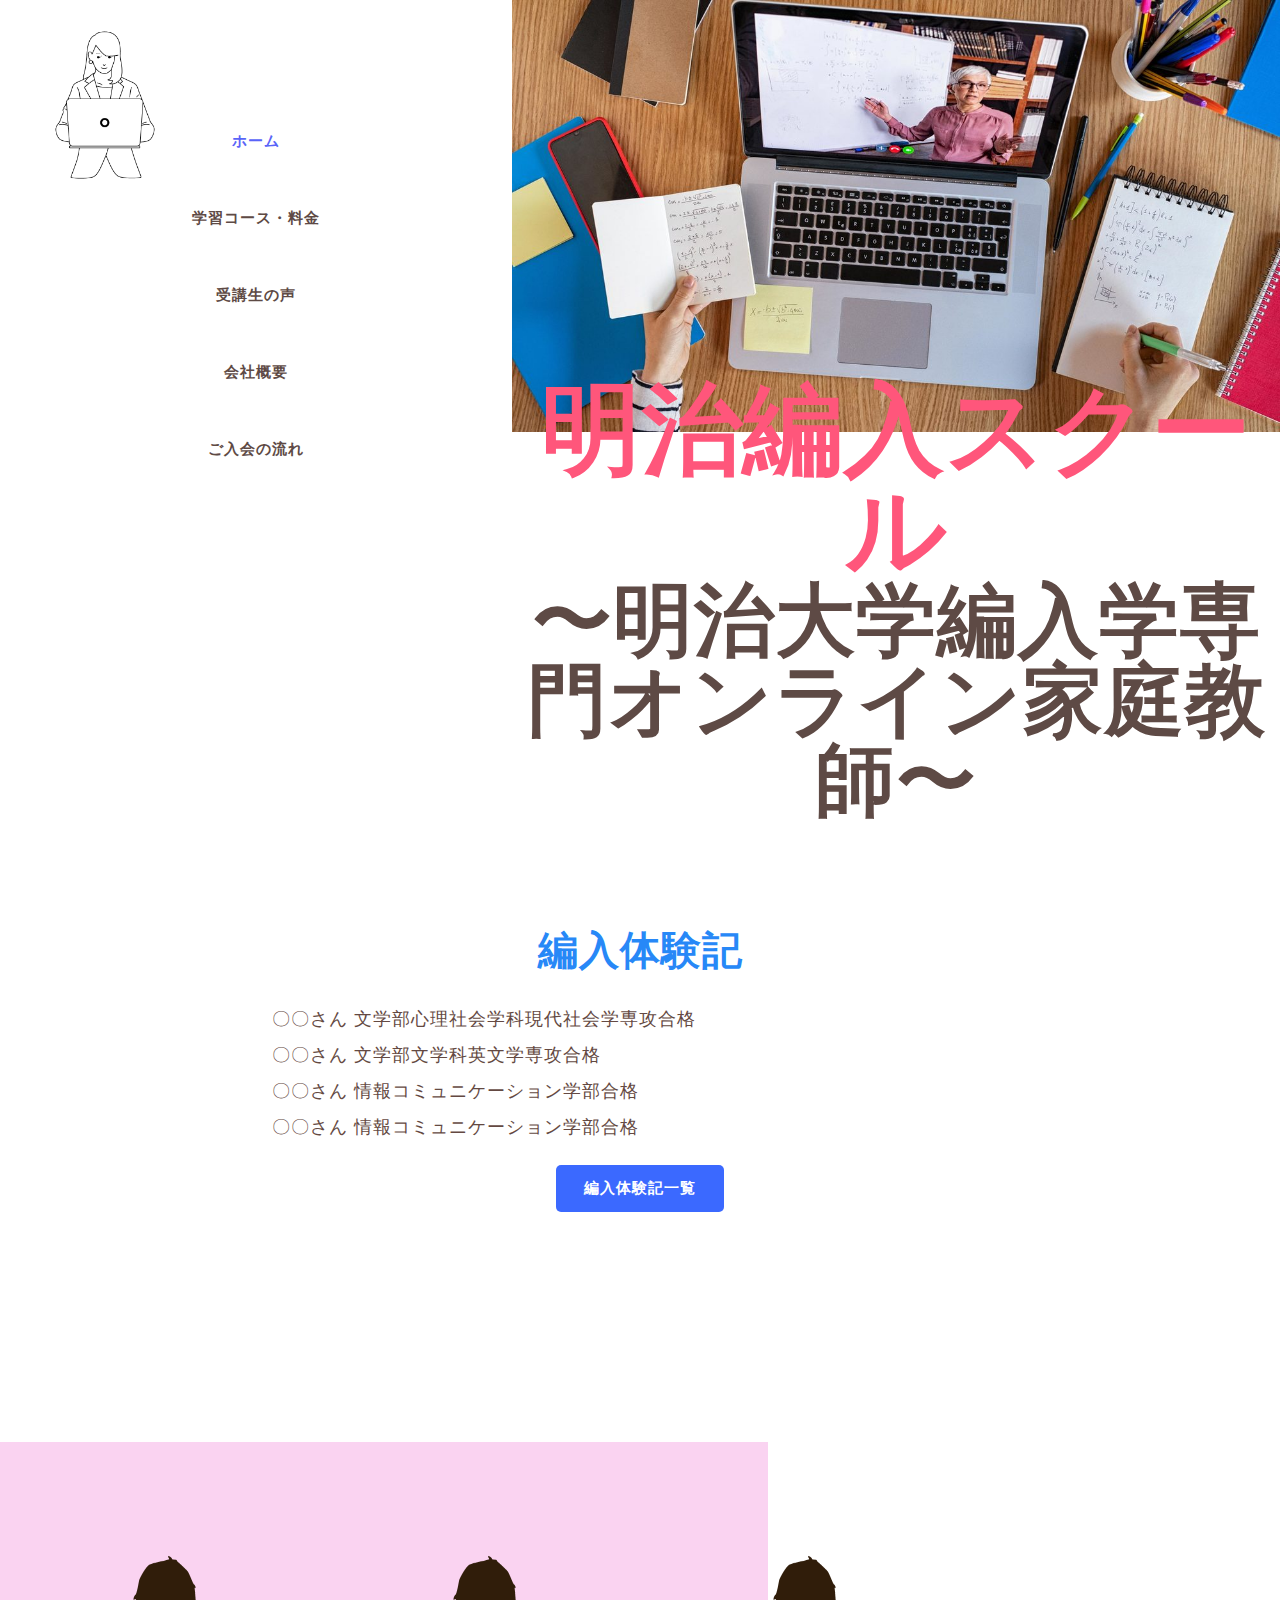
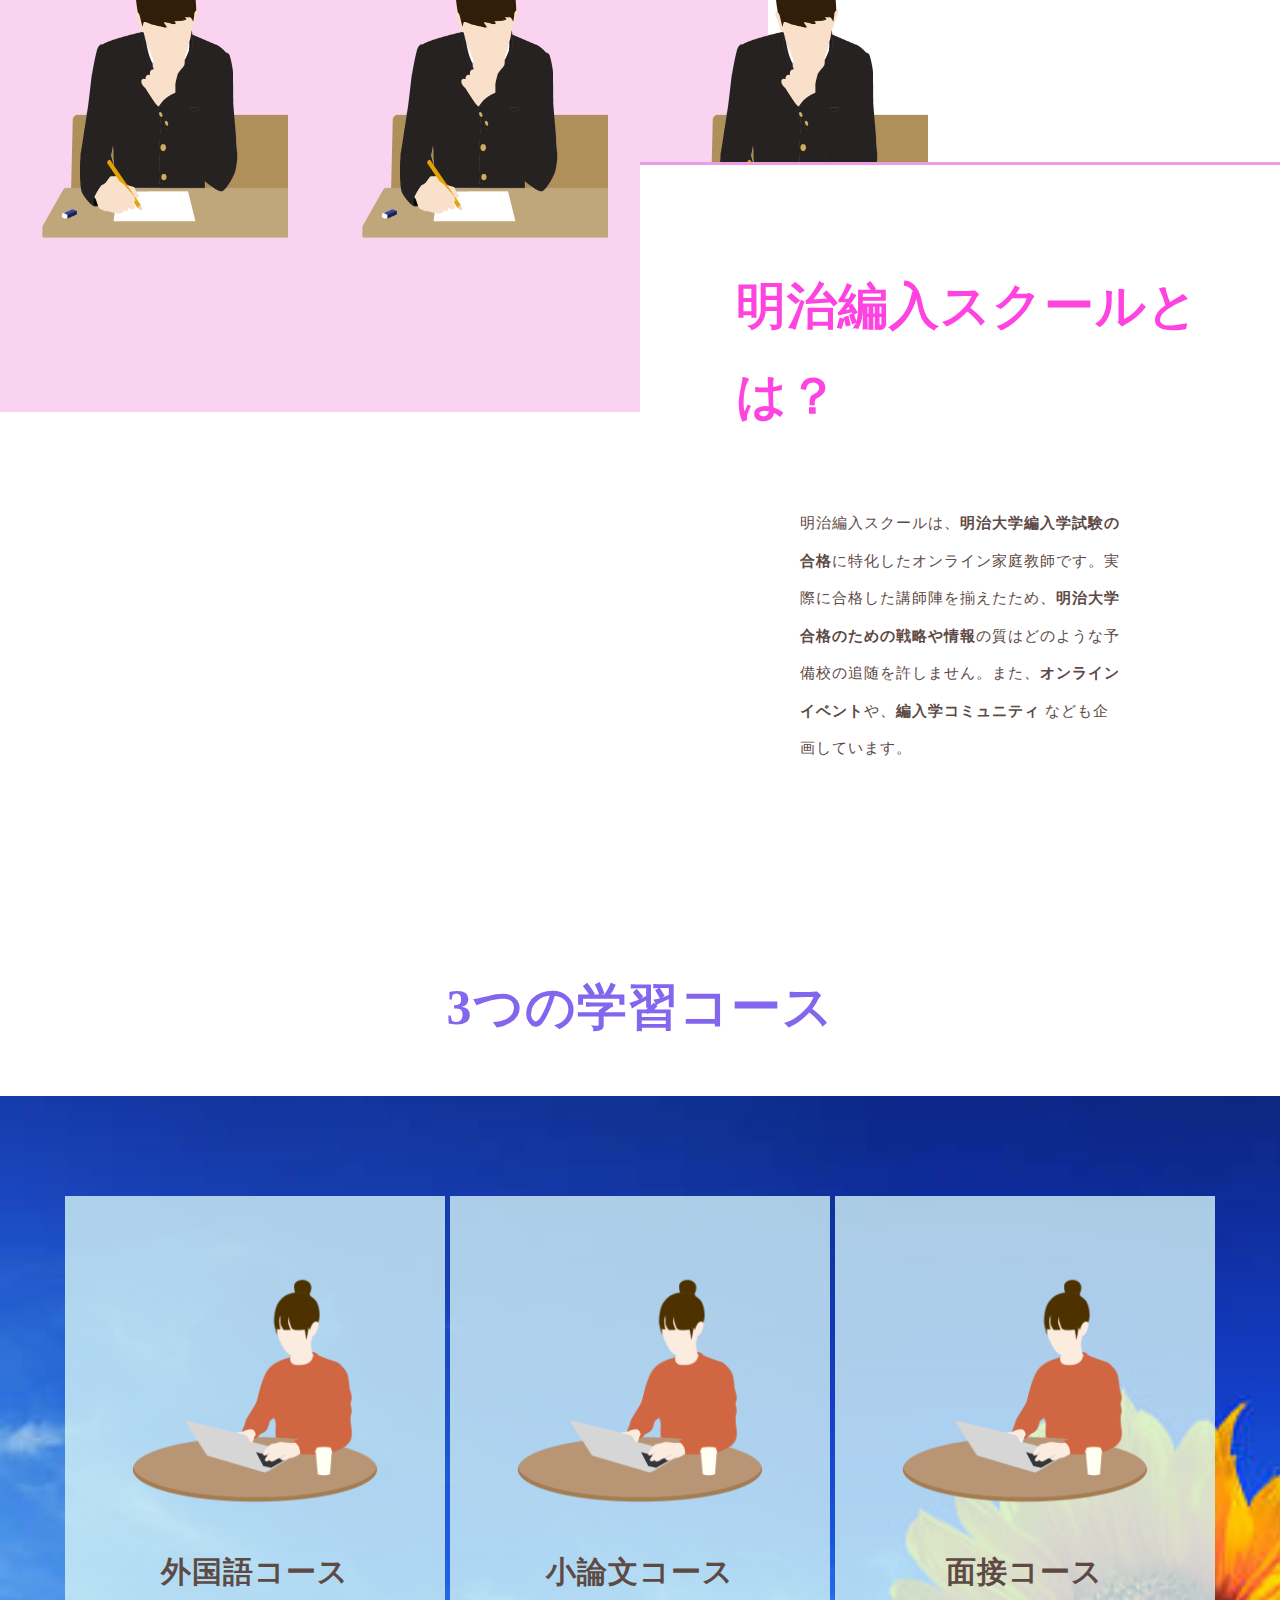
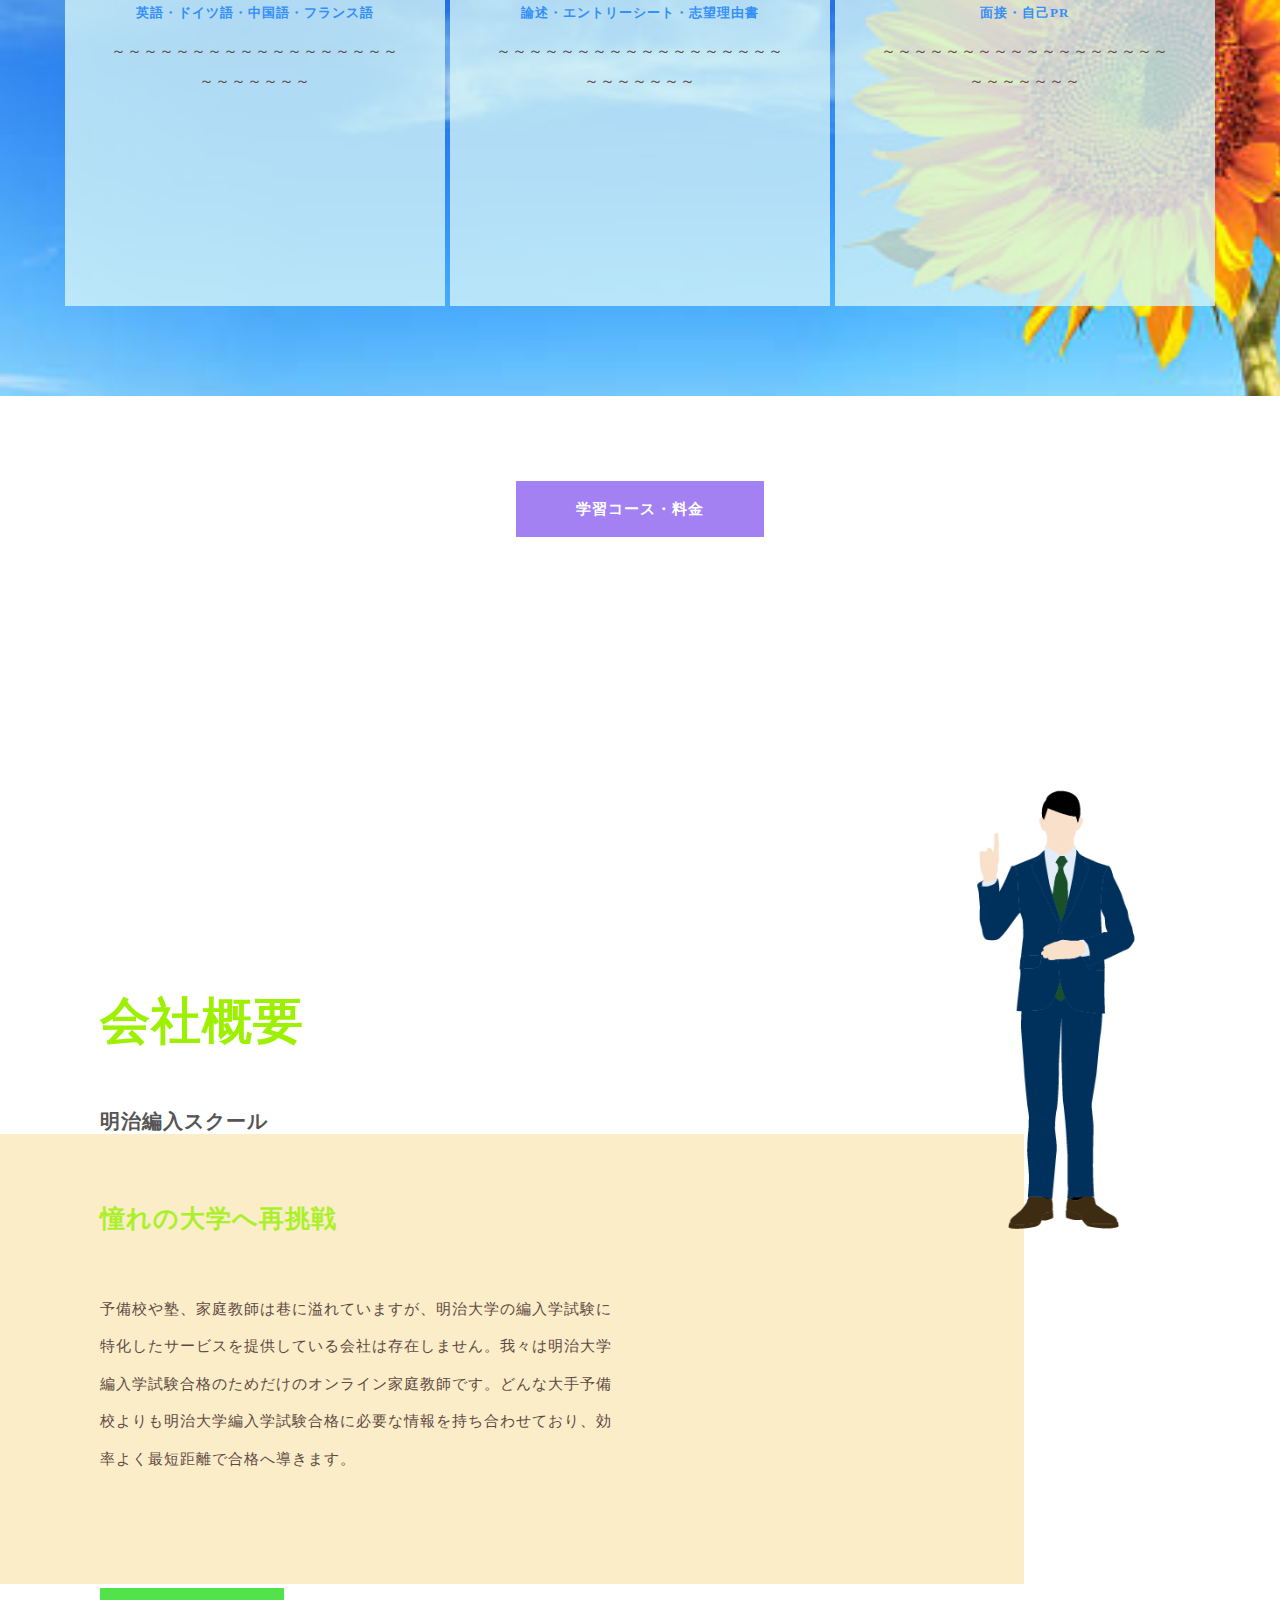
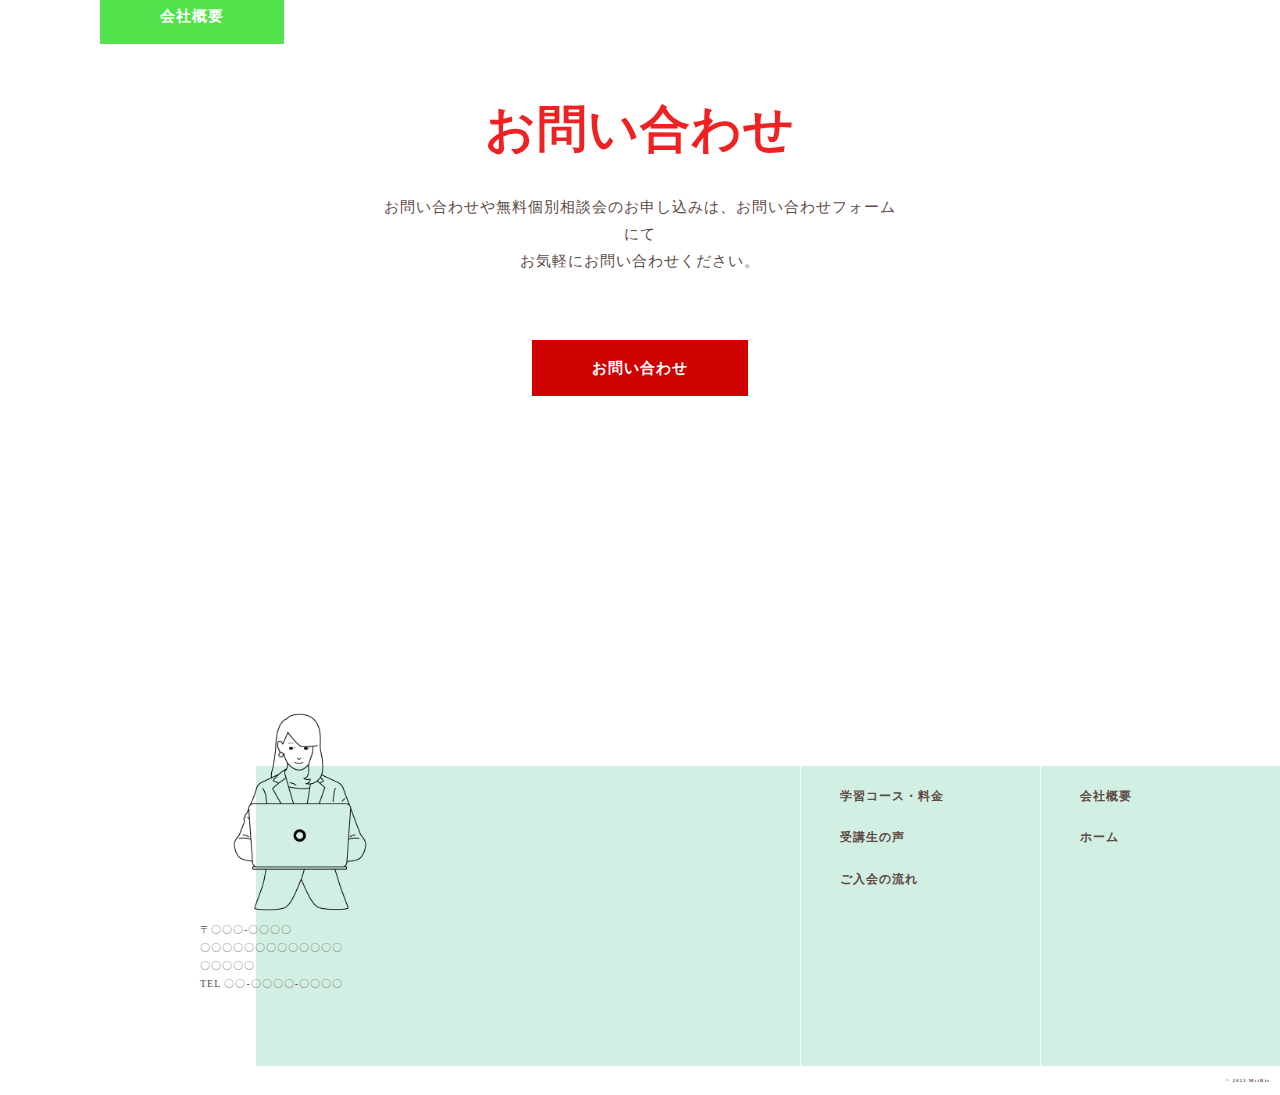
<file: index.html>
<!DOCTYPE html>
<html>

  <head>
    <meta charset="UTF-8">
    <title>オンライン家庭教師MeiRis</title>
    <meta name="description" content="好きな場所で、好きな時間に。Mei学校合格への道しるべとなります。">
    <meta name="keywords" content="家庭教師,オンライン,Mei大学">
    <meta name="viewport" content="width=device-width, initial-scale=1.0">
    <meta property="og:title" content="オンライン家庭教師MeiRis">
    <meta property="og:type" content="article">
    <meta property="og:url" content="https://withcode-plus.tech">
    <meta property="og:image" content="img/logo.png">
    <meta property="og:description" content="好きな場所で、好きな時間に。Mei学校合格への道しるべとなります。">
    <meta property="og:site_name" content="オンライン家庭教師">
    <link rel="icon" href="favicon.ico">
    <link rel="apple-touch-icon" sizes="180×180" href="img/logo.png">
    <link rel="stylesheet" type="text/css" href="css/reset.css">
    <link rel="stylesheet" type="text/css" href="css/common1.css">
    <link rel="stylesheet" type="text/css" href="css/index.css">
  </head>

  <body>
    <header>
      <div class="header_all">
        <div class="header_inner">
          <img src="img/logo.png" alt="ロゴ画像">
          <nav>
            <ul>
              <li><a href="index.html" class="color">ホーム</a></li>
              <li><a href="html/study.html" >学習コース・料金</a></li>
              <li><a href="html/feedback.html" >受講生の声</a></li>
              <li><a href="html/company.html" >会社概要</a></li>
              <li><a href="html/join.html" >ご入会の流れ</a></li>
            </ul>
          </nav>
        </div>
        <div class="top_inner">
          <img src="img/top.jpg" alt="トップ画像">
          <div class="top_title">
            <h1>明治編入スクール</h1>
            <h2>〜明治大学編入学専門オンライン家庭教師〜</h2>
          </div>
        </div>
      </div>
    </header>

    <main>
      <section class="feedback section">
        <h3>編入体験記</h3>
        <ul class="feedback_list">
          <li>
            〇〇さん
            文学部心理社会学科現代社会学専攻合格
          </li>
          <li>
            〇〇さん
            文学部文学科英文学専攻合格
          </li>
          <li>
            〇〇さん
            情報コミュニケーション学部合格
          </li>
          <li>
            〇〇さん
            情報コミュニケーション学部合格
          </li>
          <p class="more"><a href="html/feedback.html">編入体験記一覧</a></p>
      </section>
      <section class="feature section">
        <div class="feature_inner">
          <h4>明治編入スクールとは？</h4>
          <p>
            明治編入スクールは、<strong>明治大学編入学試験の合格</strong>に特化したオンライン家庭教師です。実際に合格した講師陣を揃えたため、<strong>明治大学合格のための戦略や情報</strong>の質はどのような予備校の追随を許しません。また、<strong>オンラインイベント</strong>や、<strong>編入学コミュニティ</strong>
            なども企画しています。
          </p>
        </div>
        <div class="feature_bg">
          <ul class="feature_img">
            <li><img src="img/feature.png" alt="特徴の画像"></li>
            <li><img src="img/feature.png" alt="特徴の画像"></li>
            <li><img src="img/feature.png" alt="特徴の画像"></li>
          </ul>
        </div>
      </section>

      <section class="service section">
        <h3>3つの学習コース</h3>
        <div class="service_bg">
          <div class="service_item">
            <img src="img/service.png" alt="サービス画像">
            <h4>外国語コース</h4>
            <small>英語・ドイツ語・中国語・フランス語</small>
            <p>
              ～～～～～～～～～～～～～～～～～～～～～～～～～
            </p>
          </div>
          <div class="service_item">
            <img src="img/service.png" alt="サービス画像">
            <h4>小論文コース</h4>
            <small>論述・エントリーシート・志望理由書</small>
            <p>
              ～～～～～～～～～～～～～～～～～～～～～～～～～
            </p>
          </div>
          <div class="service_item">
            <img src="img/service.png" alt="サービス画像">
            <h4>面接コース</h4>
            <small>面接・自己PR</small>
            <p>
              ～～～～～～～～～～～～～～～～～～～～～～～～～
            </p>
          </div>
          <p class="btn"><a href="html/study.html">学習コース・料金</a></p>
        </div>
      </section>

      <section class="company section">
        <div class="company_inner">
          <h3>会社概要<br><small>明治編入スクール</small></h3>
          <h4>憧れの大学へ再挑戦</h4>
          <p>
            予備校や塾、家庭教師は巷に溢れていますが、明治大学の編入学試験に特化したサービスを提供している会社は存在しません。我々は明治大学編入学試験合格のためだけのオンライン家庭教師です。どんな大手予備校よりも明治大学編入学試験合格に必要な情報を持ち合わせており、効率よく最短距離で合格へ導きます。
          </p>
          <p class="btn"><a href="html/company.html">会社概要</a></p>
        </div>
        <img src="img/top_company.png" alt="リクルート画像">
        <div class="company_bg"></div>
      </section>

      <section class="contact">
        <div class="contact_inner">
          <h3>お問い合わせ</h3>
          <P>お問い合わせや無料個別相談会のお申し込みは、お問い合わせフォームにて<br>
            お気軽にお問い合わせください。
          </P>
          <p class="btn"><a href="#">お問い合わせ</a></p>
        </div>
      </section>
      
    </main>

    <footer>
      <div class="footer_inner">
        <img src="img/logo.png" alt="ロゴ画像">
        <p>
          〒〇〇〇-〇〇〇〇<br>
          〇〇〇〇〇〇〇〇〇〇〇〇〇〇〇〇〇〇<br>
          TEL 〇〇-〇〇〇〇-〇〇〇〇
        </p>
      </div>
      <div class="footer_bg">
        <div class="footer_list">
          <ul>
            <li><a href="html/company.html">会社概要</a></li>
            <li><a href="index.html">ホーム</a></li>
          </ul>
          <ul>
            <li><a href="html/study.html">学習コース・料金</a></li>
            <li><a href="html/feedback.html">受講生の声</a></li>
            <li><a href="html/join.html">ご入会の流れ</a></li>
          </ul>
        </div>
      </div>
    </footer>
    <p class="copyright">© 2021 MeiRis</p>


  </body>



</html>
</file>
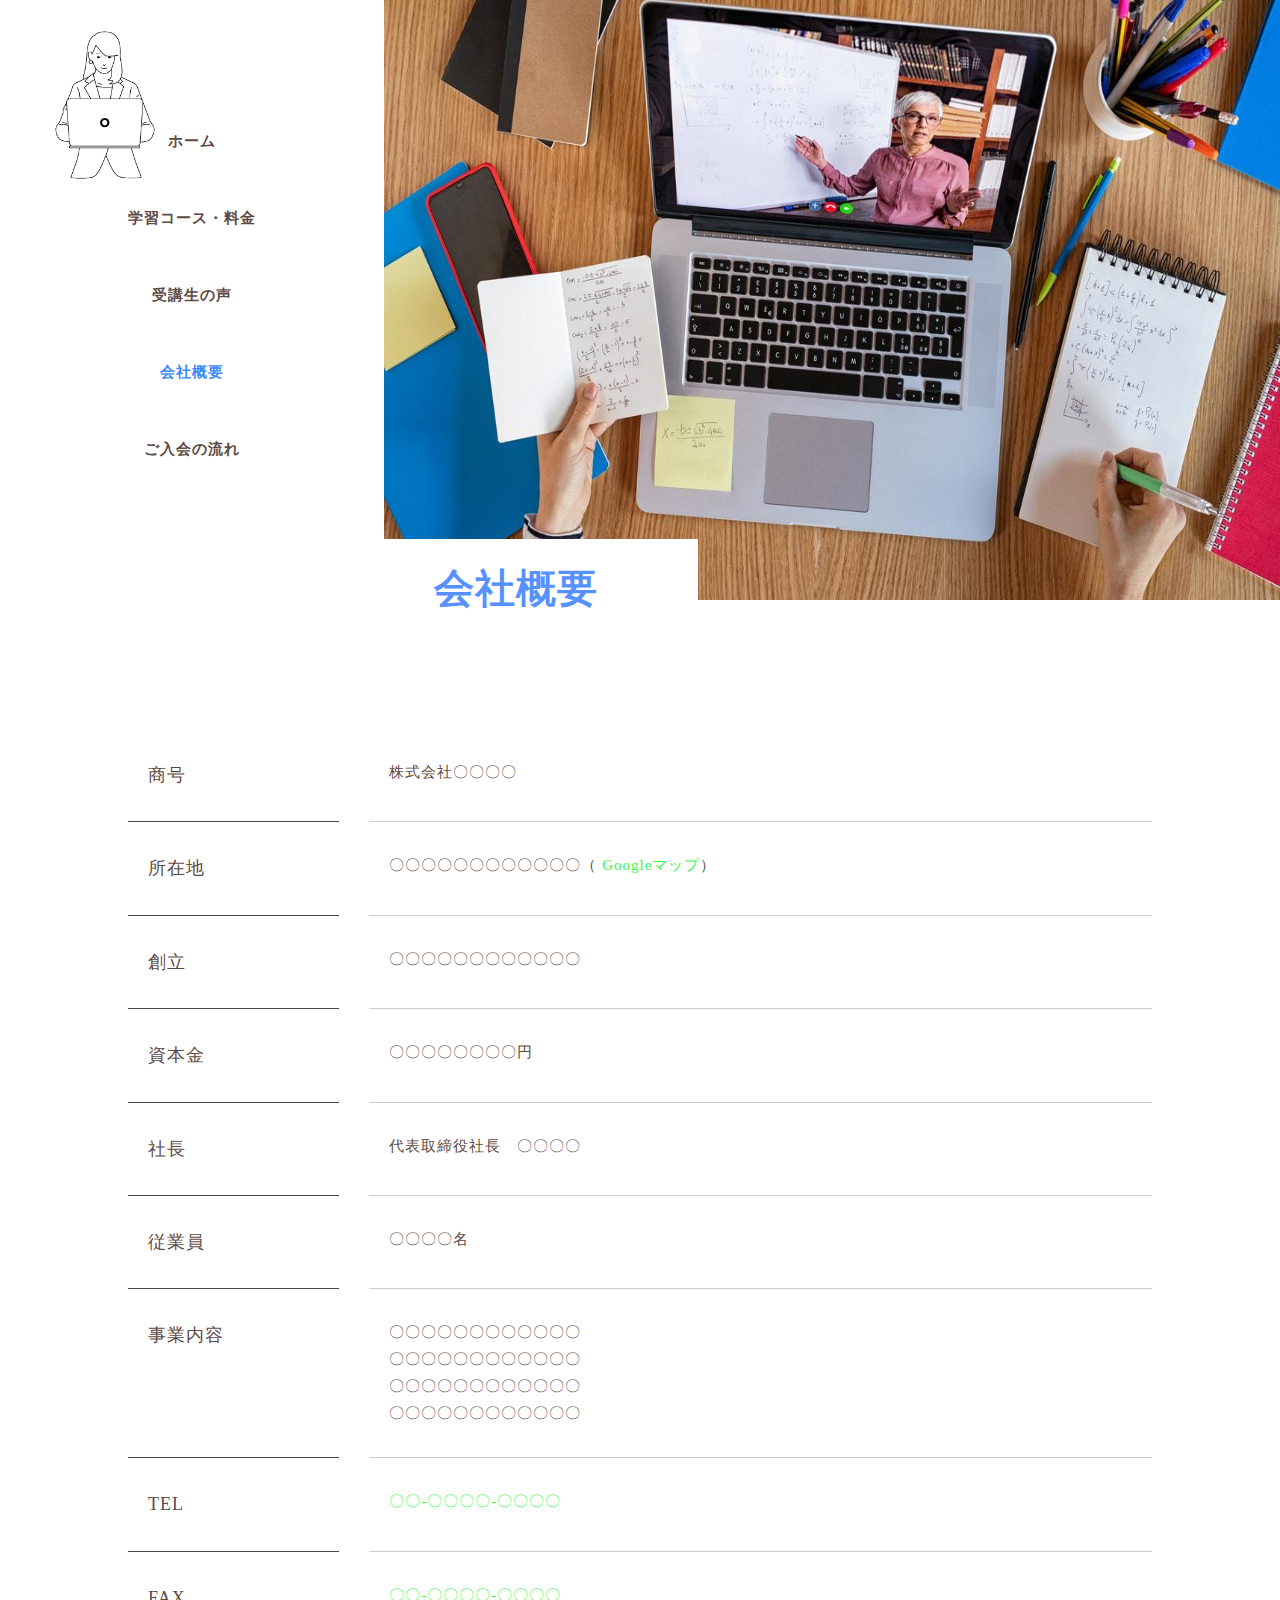
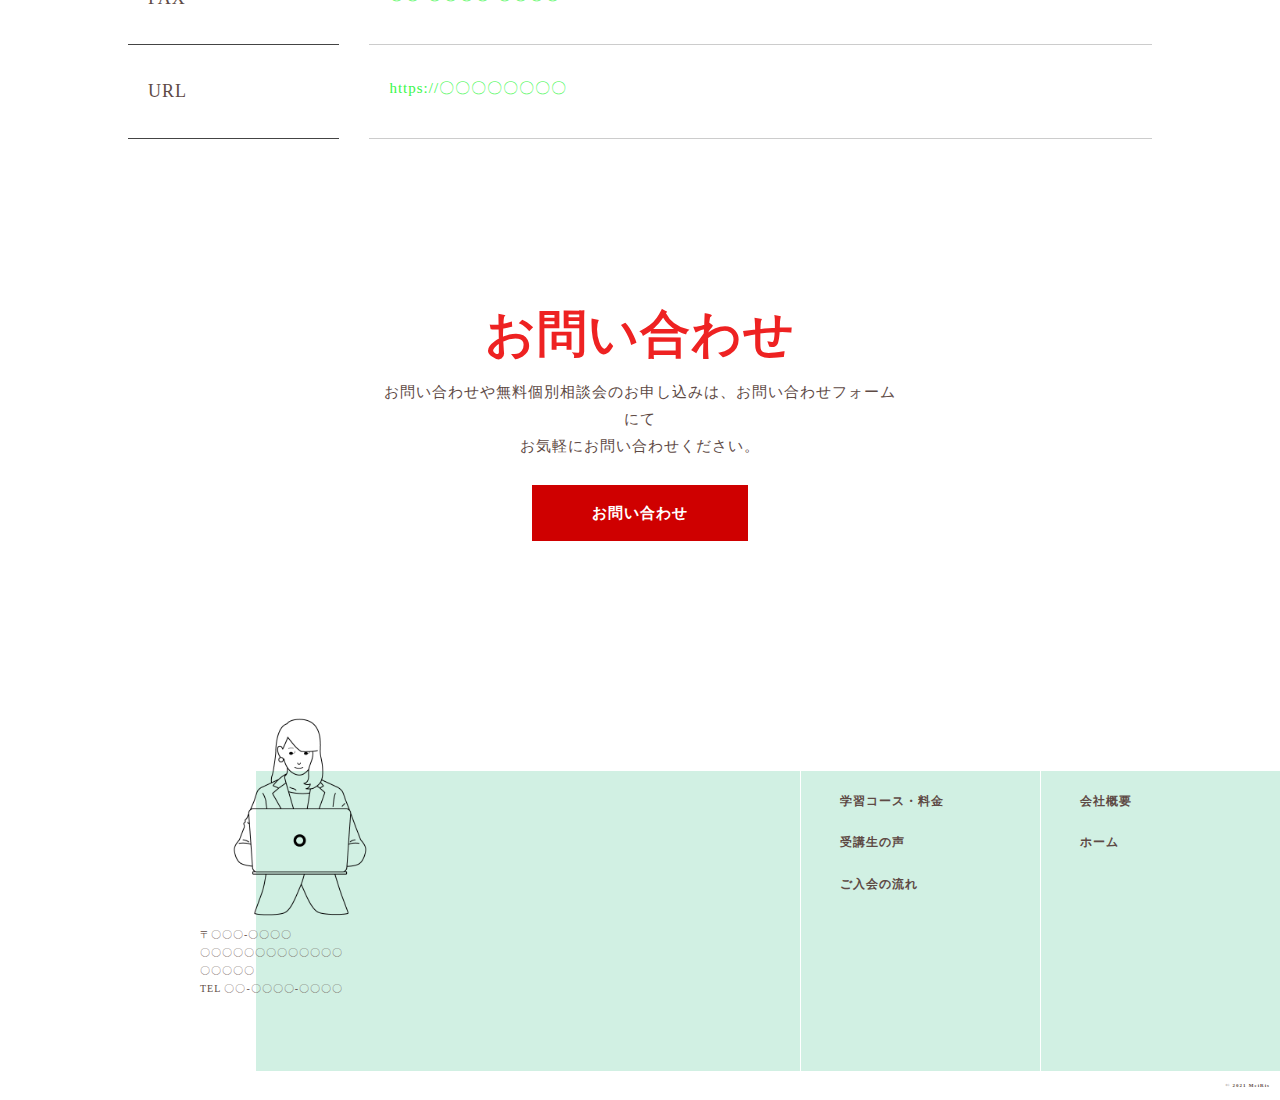
<file: html/company.html>
<!DOCTYPE html>
<html>

<head>
  <meta charset="UTF-8">
  <title>オンライン家庭教師MeiRis</title>
  <meta name="description" content="好きな場所で、好きな時間に。Mei学校合格への道しるべとなります。">
  <meta name="keywords" content="家庭教師,オンライン,Mei大学">
  <meta name="viewport" content="width=device-width, initial-scale=1.0">
  <meta property="og:title" content="オンライン家庭教師MeiRis">
  <meta property="og:type" content="article">
  <meta property="og:url" content="https://withcode-plus.tech">
  <meta property="og:image" content="../img/logo.png">
  <meta property="og:description" content="好きな場所で、好きな時間に。Mei学校合格への道しるべとなります。">
  <meta property="og:site_name" content="オンライン家庭教師">
  <link rel="icon" href="../favicon.ico">
  <link rel="apple-touch-icon" sizes="180×180" href="img/logo.png">
  <link rel="stylesheet" type="text/css" href="../css/reset.css">
  <link rel="stylesheet" type="text/css" href="../css/common1.css">
  <link rel="stylesheet" type="text/css" href="../css/common2.css">
  <link rel="stylesheet" type="text/css" href="../css/company.css">
</head>

<body>
  <header>
    <div class="header_all">
      <div class="header_inner">
        <img src="../img/logo.png" alt="ロゴ画像">
        <nav>
          <ul>
            <li><a href="../index.html">ホーム</a></li>
            <li><a href="study.html">学習コース・料金</a></li>
            <li><a href="feedback.html">受講生の声</a></li>
            <li><a href="company.html" class="color">会社概要</a></li>
            <li><a href="join.html">ご入会の流れ</a></li>
          </ul>
        </nav>
      </div>
      <div class="top_inner">
        <img src="../img/top.jpg" alt="トップ画像">
        <h1>会社概要</h1>
      </div>
    </div>
  </header>

  <main>
    <section class="company section">
      <div class="company_inner">
        <ul class="company_list">
          <li>
            <span>商号</span>
            <p>株式会社〇〇〇〇</p>
          </li>
          <li>
            <span>所在地</span>
            <p>〇〇〇〇〇〇〇〇〇〇〇〇（<a href="" class="map_link"> Googleマップ</a>）</p>
          </li>
          <li>
            <span>創立</span>
            <p>〇〇〇〇〇〇〇〇〇〇〇〇</p>
          </li>
          <li>
            <span>資本金</span>
            <p>〇〇〇〇〇〇〇〇円</p>
          </li>
          <li>
            <span>社長</span>
            <p>代表取締役社長　〇〇〇〇</p>
          </li>
          <li>
            <span>従業員</span>
            <p>〇〇〇〇名</p>
          </li>
          <li>
            <span>事業内容</span>
            <p>
              〇〇〇〇〇〇〇〇〇〇〇〇<br>
              〇〇〇〇〇〇〇〇〇〇〇〇<br>
              〇〇〇〇〇〇〇〇〇〇〇〇<br>
              〇〇〇〇〇〇〇〇〇〇〇〇<br>
            </p>
          </li>
          <li>
            <span>TEL</span>
            <p><a href="">〇〇-〇〇〇〇-〇〇〇〇</a></p>
          </li>
          <li>
            <span>FAX</span>
            <p><a href="">〇〇-〇〇〇〇-〇〇〇〇</a></p>
          </li>
          <li>
            <span>URL</span>
            <p><a href="">https://〇〇〇〇〇〇〇〇</a></p>
          </li>
        </ul>
      </div>
    </section>

    <section class="contact">
      <div class="contact_inner">
        <h3>お問い合わせ</h3>
        <P>お問い合わせや無料個別相談会のお申し込みは、お問い合わせフォームにて<br>
          お気軽にお問い合わせください。
        </P>
        <p class="btn"><a href="#">お問い合わせ</a></p>
      </div>
    </section>
  </main>

  <footer>
    <div class="footer_inner">
      <img src="../img/logo.png" alt="ロゴ画像">
      <p>
        〒〇〇〇-〇〇〇〇<br>
        〇〇〇〇〇〇〇〇〇〇〇〇〇〇〇〇〇〇<br>
        TEL 〇〇-〇〇〇〇-〇〇〇〇
      </p>
    </div>
    <div class="footer_bg">
      <div class="footer_list">
        <ul>
          <li><a href="company.html">会社概要</a></li>
          <li><a href="../index.html">ホーム</a></li>
        </ul>
        <ul>
          <li><a href="study.html">学習コース・料金</a></li>
          <li><a href="feedback.html">受講生の声</a></li>
          <li><a href="join.html">ご入会の流れ</a></li>
        </ul>
      </div>
    </div>
  </footer>
  <p class="copyright">© 2021 MeiRis</p>
</body>

</html>
</file>
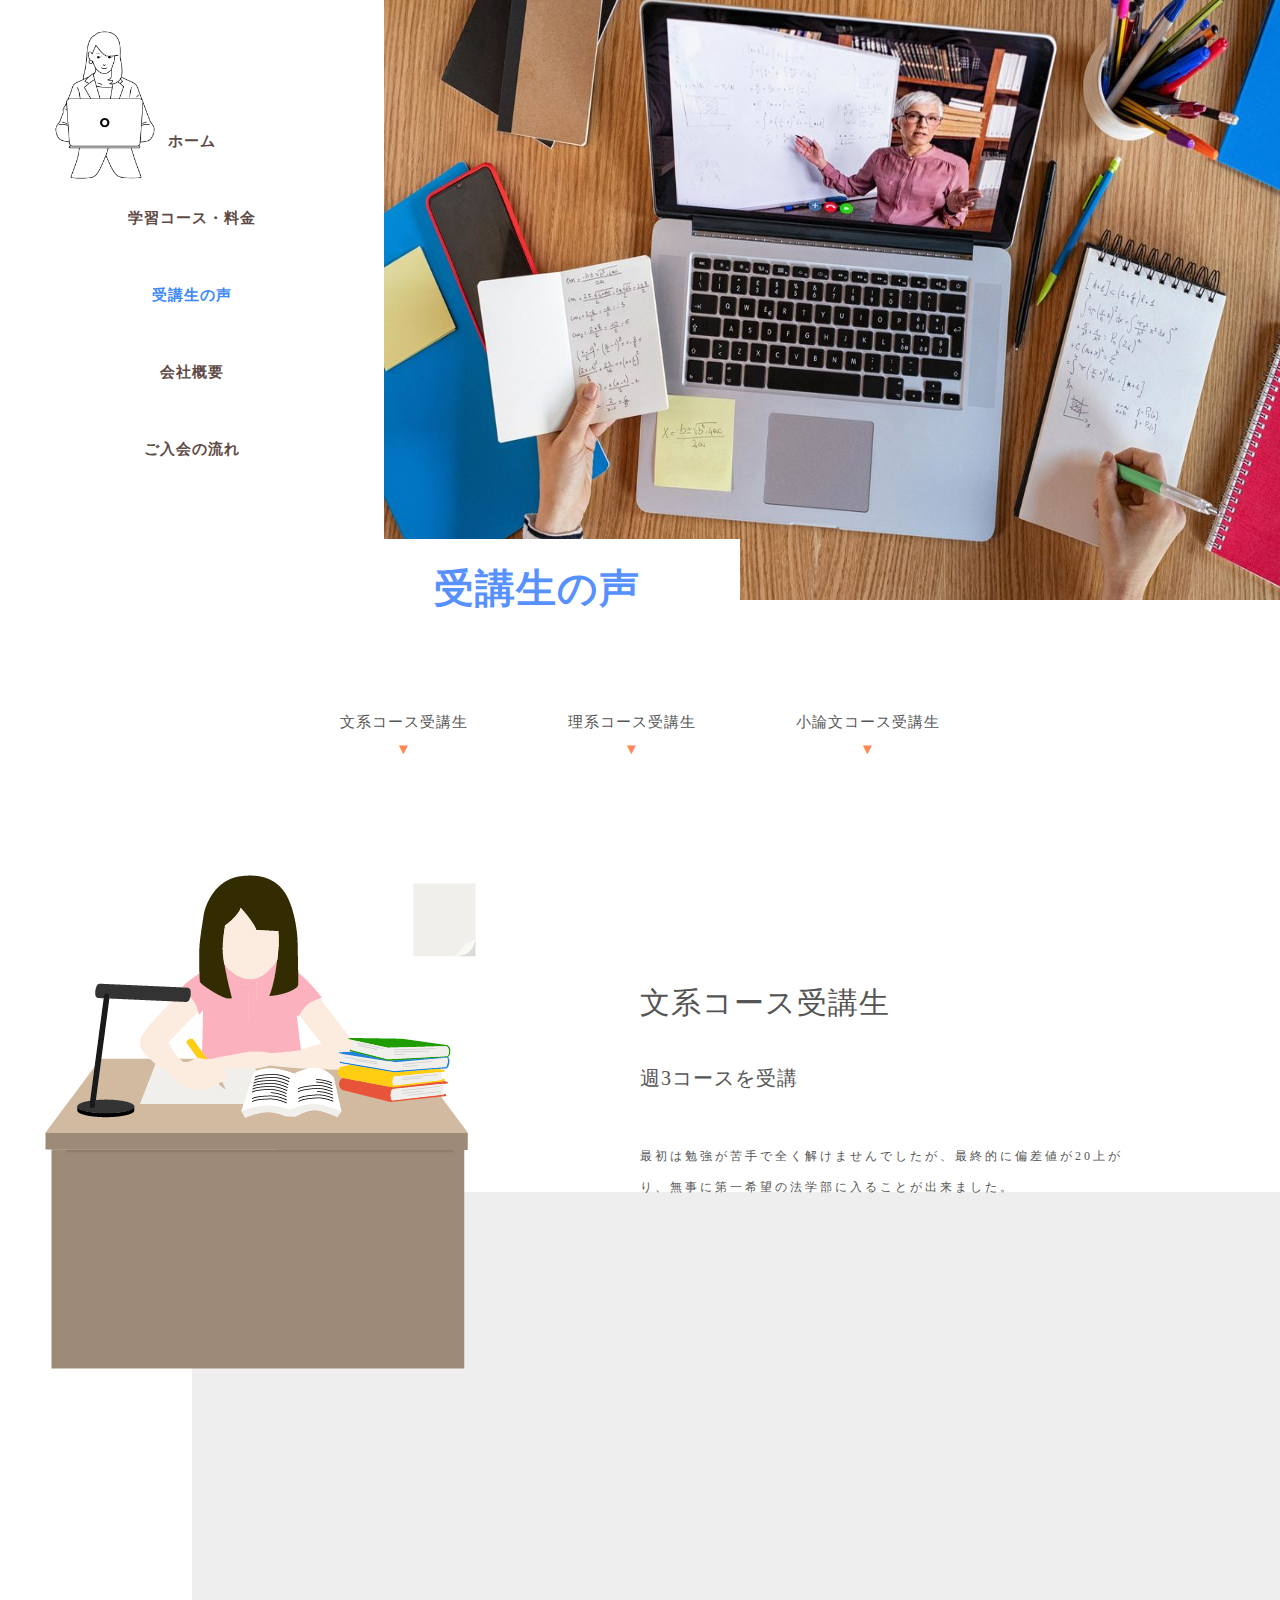
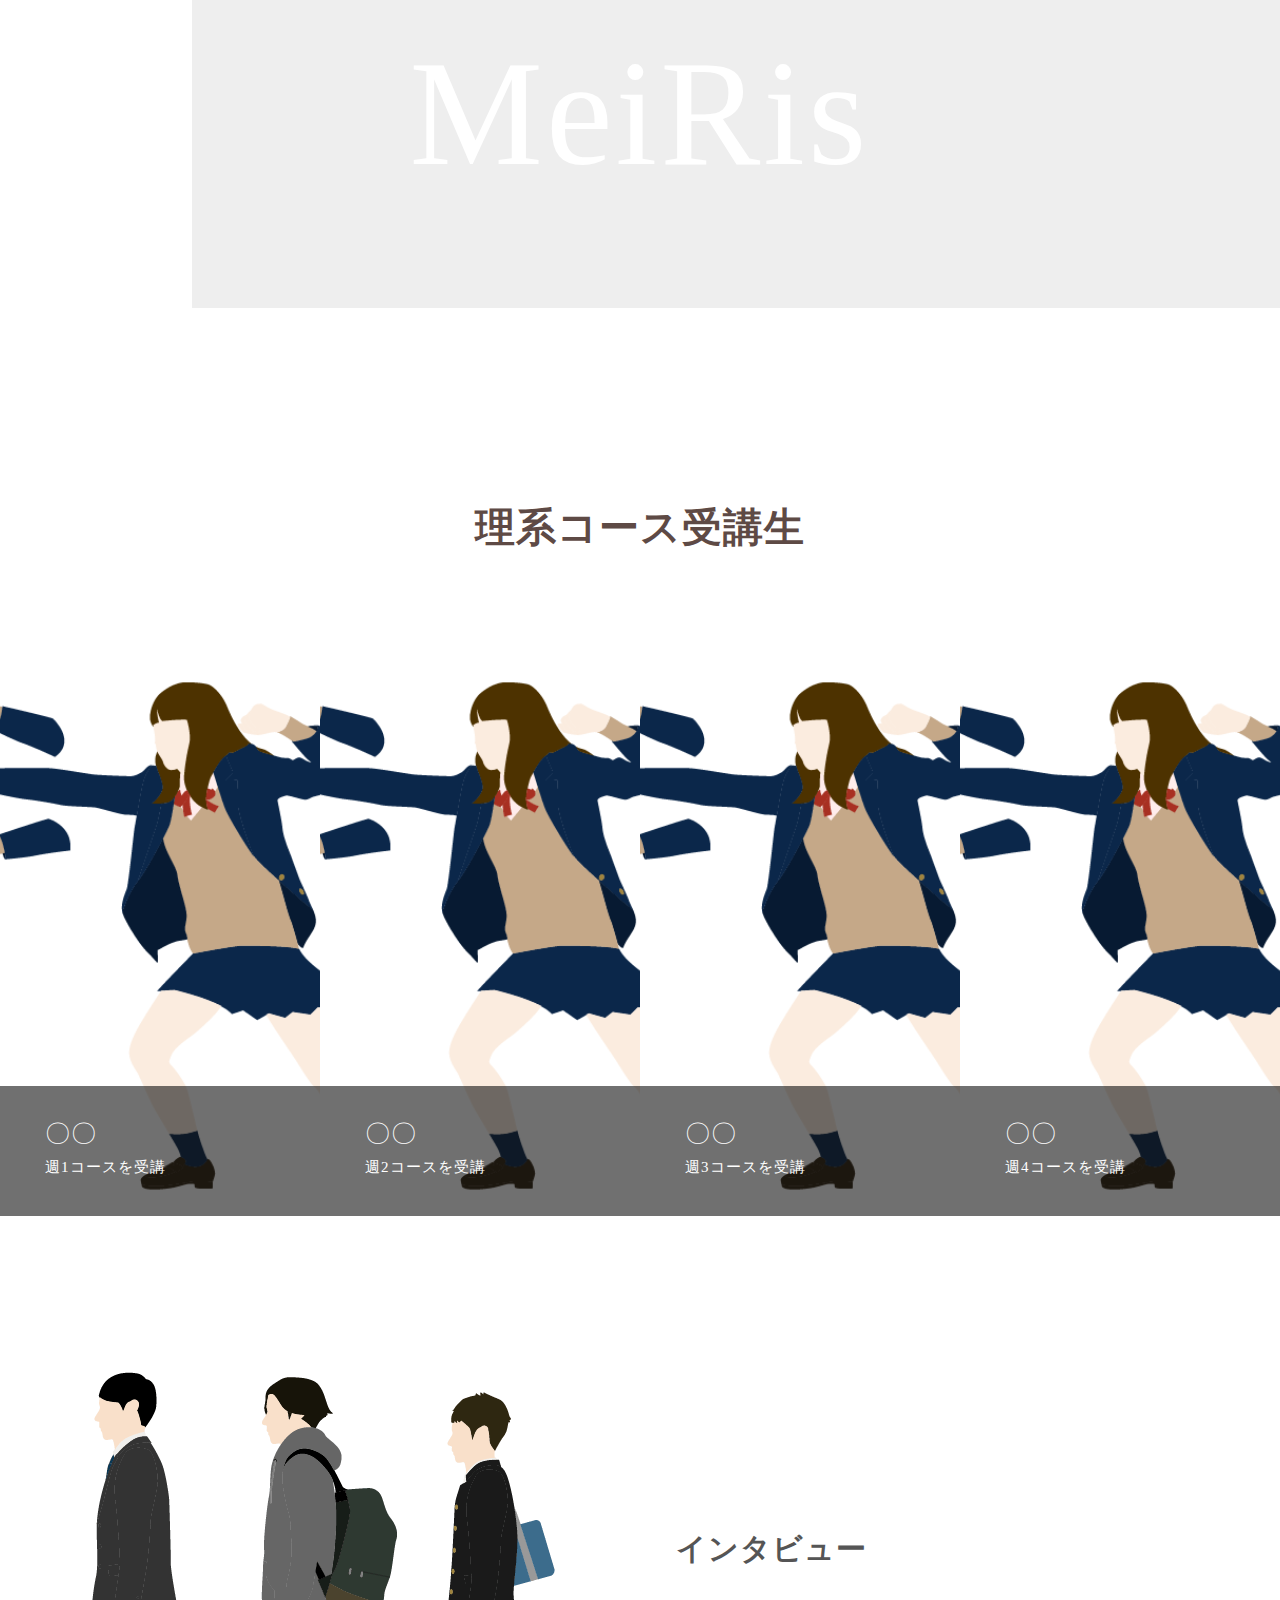
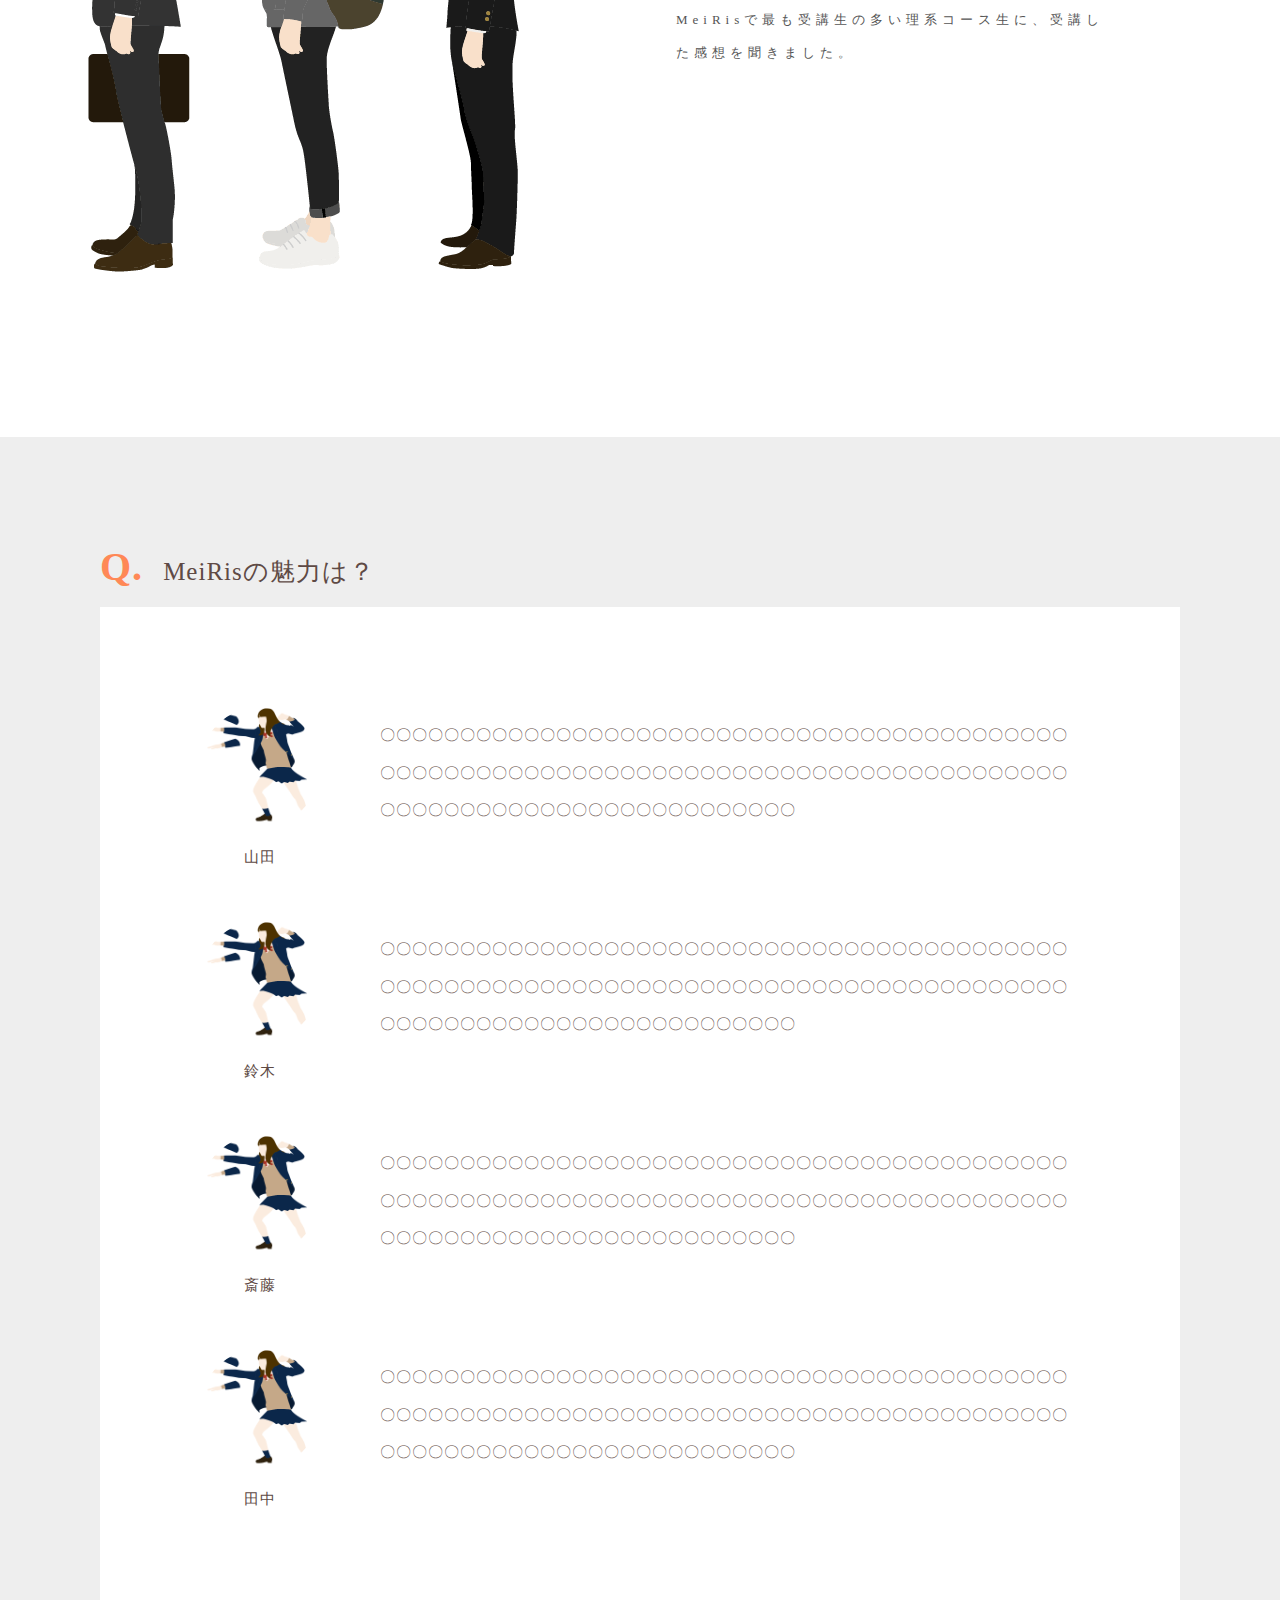
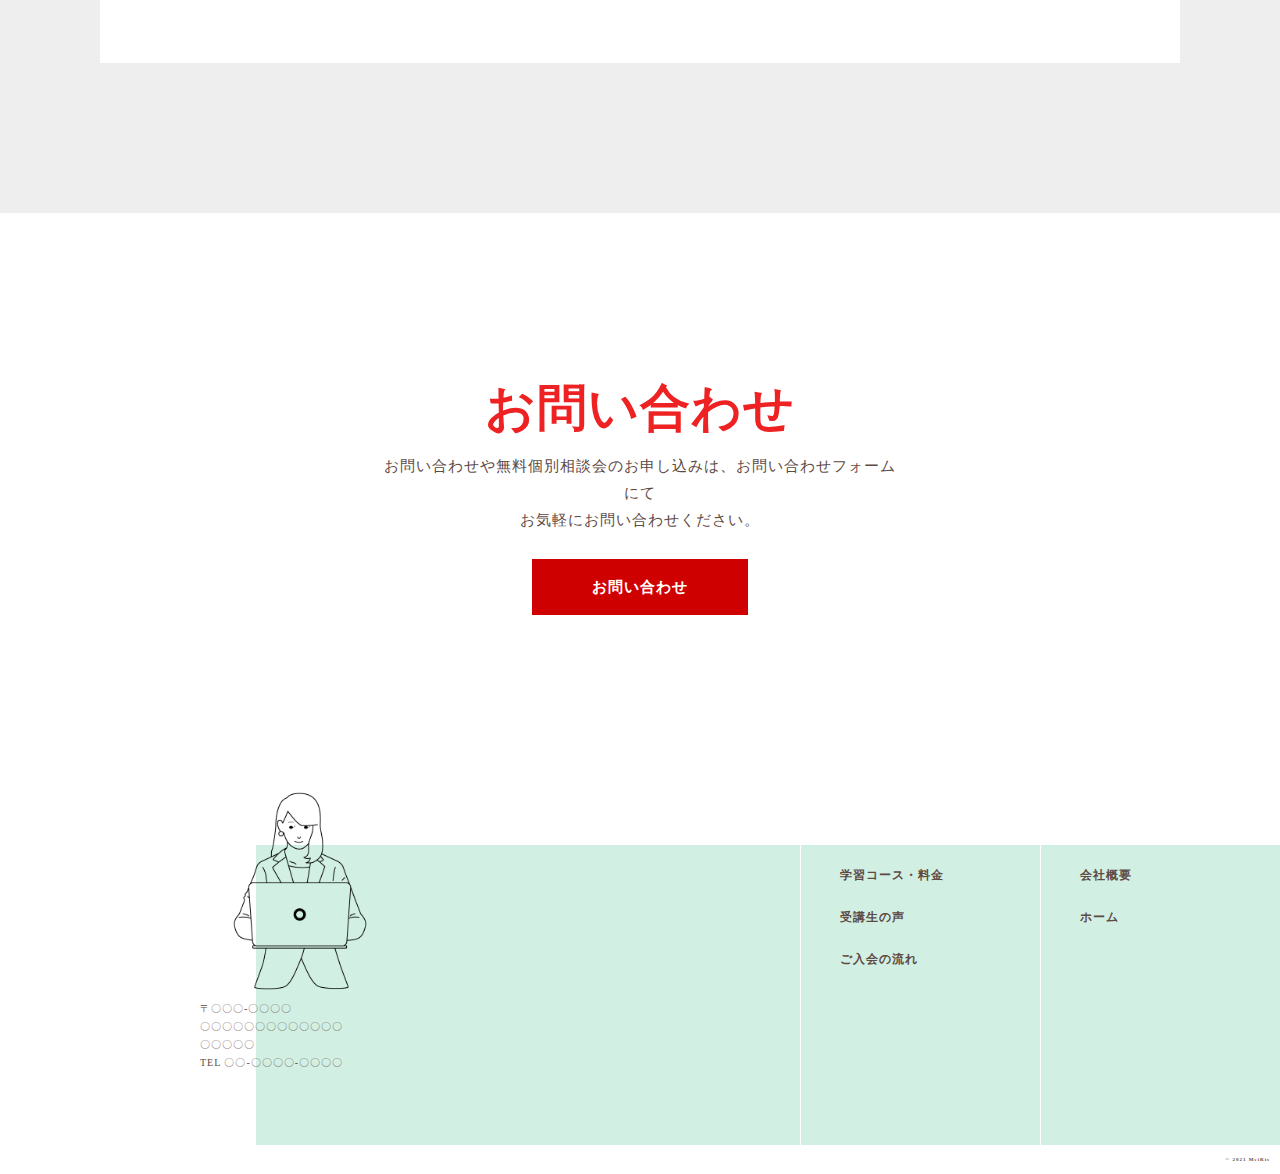
<file: html/feedback.html>
<!DOCTYPE html>
<html>

<head>
  <meta charset="UTF-8">
  <title>オンライン家庭教師MeiRis</title>
  <meta name="description" content="好きな場所で、好きな時間に。Mei学校合格への道しるべとなります。">
  <meta name="keywords" content="家庭教師,オンライン,Mei大学">
  <meta name="viewport" content="width=device-width, initial-scale=1.0">
  <meta property="og:title" content="オンライン家庭教師MeiRis">
  <meta property="og:type" content="article">
  <meta property="og:url" content="https://withcode-plus.tech">
  <meta property="og:image" content="../img/logo.png">
  <meta property="og:description" content="好きな場所で、好きな時間に。Mei学校合格への道しるべとなります。">
  <meta property="og:site_name" content="オンライン家庭教師">
  <link rel="icon" href="../favicon.ico">
  <link rel="apple-touch-icon" sizes="180×180" href="img/logo.png">
  <link rel="stylesheet" type="text/css" href="../css/reset.css">
  <link rel="stylesheet" type="text/css" href="../css/common1.css">
  <link rel="stylesheet" type="text/css" href="../css/common2.css">
  <link rel="stylesheet" type="text/css" href="../css/feedback.css">
</head>

<body>
  <header>
    <div class="header_all">
      <div class="header_inner">
        <img src="../img/logo.png" alt="ロゴ画像">
        <nav>
          <ul>
            <li><a href="../index.html">ホーム</a></li>
            <li><a href="study.html">学習コース・料金</a></li>
            <li><a href="feedback.html" class="color">受講生の声</a></li>
            <li><a href="company.html">会社概要</a></li>
            <li><a href="join.html">ご入会の流れ</a></li>
          </ul>
        </nav>
      </div>
      <div class="top_inner">
        <img src="../img/top.jpg" alt="トップ画像">
        <h1>受講生の声</h1>
      </div>
    </div>
  </header>

  <main>
    <section class="feedback">
      <div class="feedback_inner">
        <div class="feedback_top">
          <ul>
            <li><a href="#feedback_list1">文系コース受講生<br><small>▼</small></a></li>
            <li><a href="#feedback_list2">理系コース受講生<br><small>▼</small></a></li>
            <li><a href="#feedback_list3">小論文コース受講生<br><small>▼</small></a></li>
          </ul>
        </div>
        <div class="feedback_list" id="feedback_list1">
          <div class="feedback_item1">
            <img src="../img/feedback.png" alt="受講生画像">
          </div>
          <div class="feedback_item2">
            <h1>文系コース受講生</h1>
            <h2>週3コースを受講</h2>
            <p>
              最初は勉強が苦手で全く解けませんでしたが、最終的に偏差値が20上がり、無事に第一希望の法学部に入ることが出来ました。
            </p>
          </div>
          <div class="feedback_bg">
            <div class="feedback_content">
              <div class="feedback_element">
                <p>MeiRis</p>
              </div>
            </div>
          </div>
        </div>
      </div>
    </section>

    <section class="feedback2" id="feedback_list2">
      <h1>理系コース受講生</h1>
        <ul class="member">
          <li class="member1">
            <div class="member_info">
              <h2 class="member_name">
                <p>〇〇</p>
              </h2>
              <p class="member_department">週1コースを受講</p>
            </div>
          </li>
          <li class="member1">
            <div class="member_info">
              <h2 class="member_name">
                <p>〇〇</p>
                </h2>
                <p class="member_department">週2コースを受講</p>
            </div>
          </li>
          <li class="member1">
            <div class="member_info">
              <h2 class="member_name">
                <p>〇〇</p>
                </h2>
                <p class="member_department">週3コースを受講</p>
            </div>
          </li>
          <li class="member1">
            <div class="member_info">
              <h2 class="member_name">
              <p>〇〇</p>
              </h2>
              <p class="member_department">週4コースを受講</p>
            </div>
          </li>
        </ul>

        <div class="intern_intro">
          <div class="intro_img">
            <img src="../img/理系コース.png" alt="理系コース画像">
          </div>
          <div class="intro_txt">
            <h2>インタビュー</h2>
            <p class="intro_descript">
              MeiRisで最も受講生の多い理系コース生に、受講した感想を聞きました。
            </p>
          </div>
        </div>

        <div class="discussion_talk">
          <div class="discussion_inner">
            <div class="question">
              <div class="question_ttl">
                <p>
                  <span>Q.</span>MeiRisの魅力は？
                </p>
              </div>
              <ul class="question_list">
                <li>
                  <div class="question_member">
                    <img src="../img/member.png" alt="メンバー画像">
                    <p>山田</p>
                  </div>
                  <p class="question_txt">
                    〇〇〇〇〇〇〇〇〇〇〇〇〇〇〇〇〇〇〇〇〇〇〇〇〇〇〇〇〇〇〇〇〇〇〇〇〇〇〇〇〇〇〇〇〇〇〇〇〇〇〇〇〇〇〇〇〇〇〇〇〇〇〇〇〇〇〇〇〇〇〇〇〇〇〇〇〇〇〇〇〇〇〇〇〇〇〇〇〇〇〇〇〇〇〇〇〇〇〇〇〇〇〇〇〇〇〇〇〇〇〇〇
                  </p>
                </li>
                <li>
                  <div class="question_member">
                    <img src="../img/member.png" alt="メンバー画像">
                    <p>鈴木</p>
                  </div>
                  <p class="question_txt">
                    〇〇〇〇〇〇〇〇〇〇〇〇〇〇〇〇〇〇〇〇〇〇〇〇〇〇〇〇〇〇〇〇〇〇〇〇〇〇〇〇〇〇〇〇〇〇〇〇〇〇〇〇〇〇〇〇〇〇〇〇〇〇〇〇〇〇〇〇〇〇〇〇〇〇〇〇〇〇〇〇〇〇〇〇〇〇〇〇〇〇〇〇〇〇〇〇〇〇〇〇〇〇〇〇〇〇〇〇〇〇〇〇
                  </p>
                </li>
                <li>
                  <div class="question_member">
                    <img src="../img/member.png" alt="メンバー画像">
                    <p>斎藤</p>
                  </div>
                  <p class="question_txt">
                    〇〇〇〇〇〇〇〇〇〇〇〇〇〇〇〇〇〇〇〇〇〇〇〇〇〇〇〇〇〇〇〇〇〇〇〇〇〇〇〇〇〇〇〇〇〇〇〇〇〇〇〇〇〇〇〇〇〇〇〇〇〇〇〇〇〇〇〇〇〇〇〇〇〇〇〇〇〇〇〇〇〇〇〇〇〇〇〇〇〇〇〇〇〇〇〇〇〇〇〇〇〇〇〇〇〇〇〇〇〇〇〇
                  </p>
                </li>
                <li>
                  <div class="question_member">
                    <img src="../img/member.png" alt="メンバー画像">
                    <p>田中</p>
                  </div>
                  <p class="question_txt">
                    〇〇〇〇〇〇〇〇〇〇〇〇〇〇〇〇〇〇〇〇〇〇〇〇〇〇〇〇〇〇〇〇〇〇〇〇〇〇〇〇〇〇〇〇〇〇〇〇〇〇〇〇〇〇〇〇〇〇〇〇〇〇〇〇〇〇〇〇〇〇〇〇〇〇〇〇〇〇〇〇〇〇〇〇〇〇〇〇〇〇〇〇〇〇〇〇〇〇〇〇〇〇〇〇〇〇〇〇〇〇〇〇
                  </p>
                </li>
              </ul>
            </div>
          </div>
        </div>
    </section>

    <section class="contact">
      <div class="contact_inner">
        <h3>お問い合わせ</h3>
        <P>お問い合わせや無料個別相談会のお申し込みは、お問い合わせフォームにて<br>
          お気軽にお問い合わせください。
        </P>
        <p class="btn"><a href="#">お問い合わせ</a></p>
      </div>
    </section>

  </main>

  <footer>
    <div class="footer_inner">
      <img src="../img/logo.png" alt="ロゴ画像">
      <p>
        〒〇〇〇-〇〇〇〇<br>
        〇〇〇〇〇〇〇〇〇〇〇〇〇〇〇〇〇〇<br>
        TEL 〇〇-〇〇〇〇-〇〇〇〇
      </p>
    </div>
    <div class="footer_bg">
      <div class="footer_list">
        <ul>
          <li><a href="company.html">会社概要</a></li>
          <li><a href="../index.html">ホーム</a></li>
        </ul>
        <ul>
          <li><a href="study.html">学習コース・料金</a></li>
          <li><a href="feedback.html">受講生の声</a></li>
          <li><a href="join.html">ご入会の流れ</a></li>
        </ul>
      </div>
    </div>
  </footer>
  <p class="copyright">© 2021 MeiRis</p>

</body>

</html>
</file>
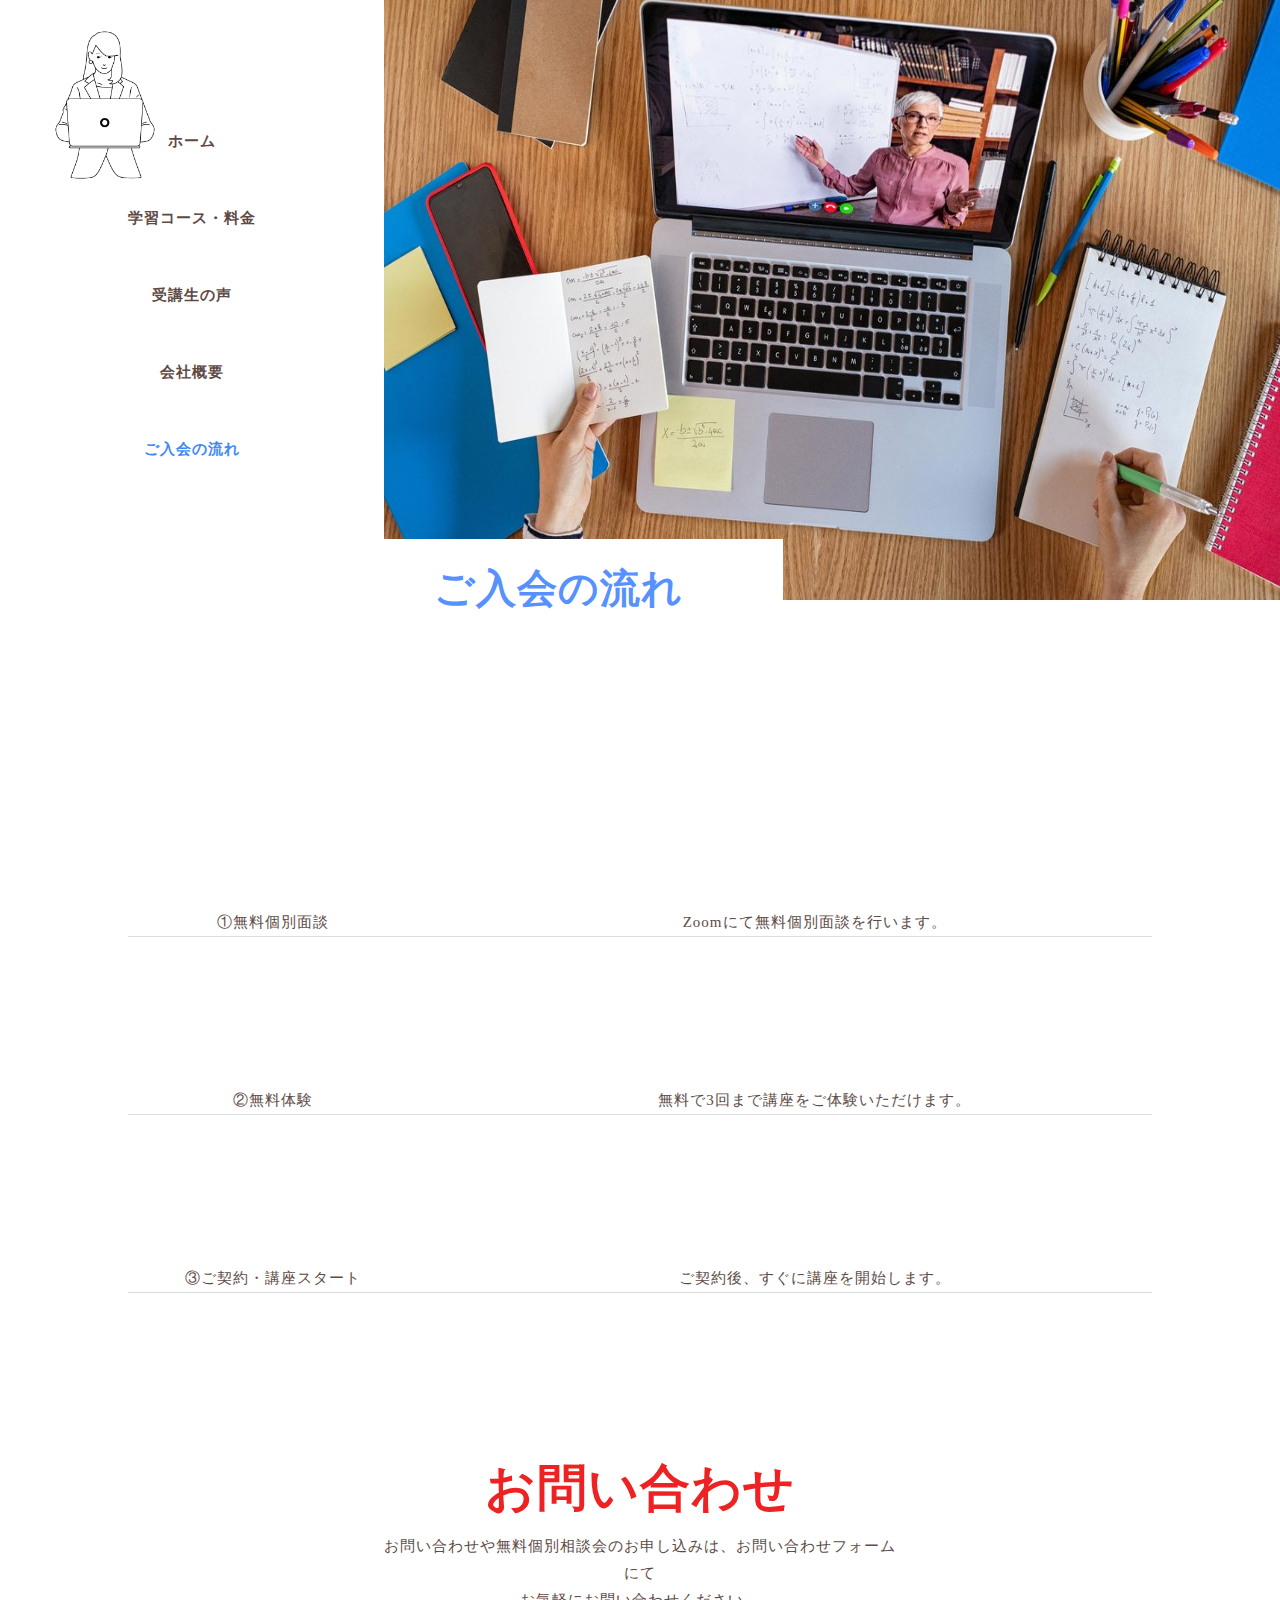
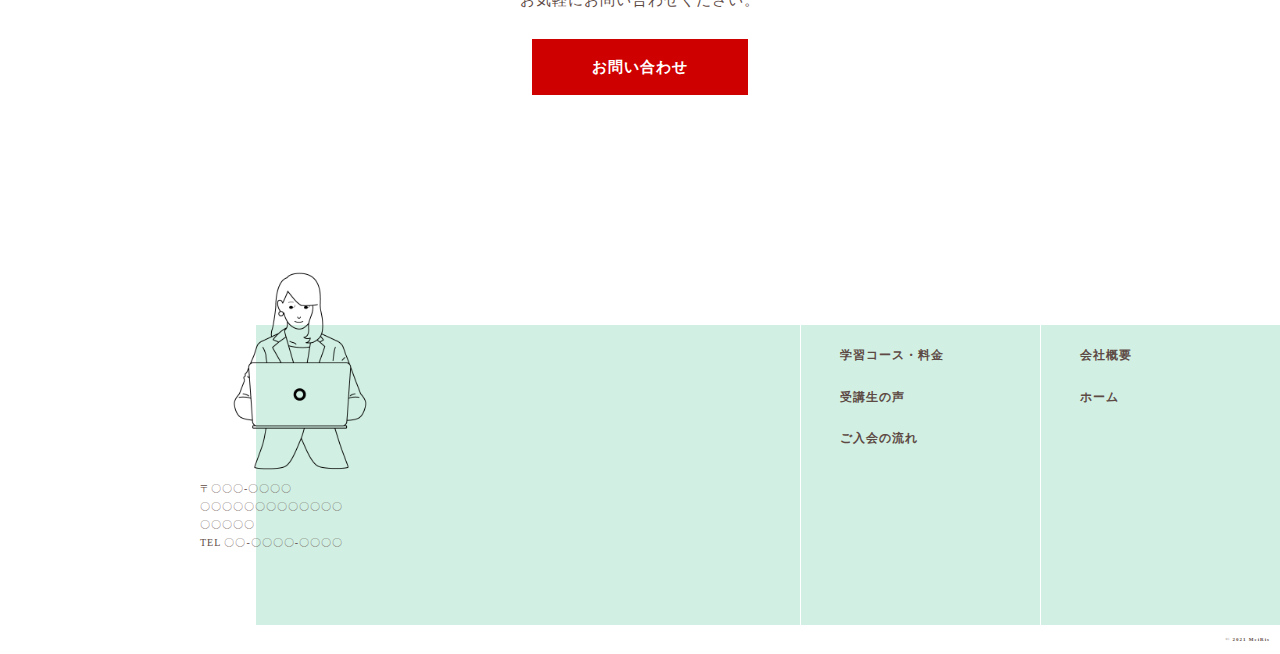
<file: html/join.html>
<!DOCTYPE html>
<html>

<head>
  <meta charset="UTF-8">
  <title>オンライン家庭教師MeiRis</title>
  <meta name="description" content="好きな場所で、好きな時間に。Mei学校合格への道しるべとなります。">
  <meta name="keywords" content="家庭教師,オンライン,Mei大学">
  <meta name="viewport" content="width=device-width, initial-scale=1.0">
  <meta property="og:title" content="オンライン家庭教師MeiRis">
  <meta property="og:type" content="article">
  <meta property="og:url" content="https://withcode-plus.tech">
  <meta property="og:image" content="../img/logo.png">
  <meta property="og:description" content="好きな場所で、好きな時間に。Mei学校合格への道しるべとなります。">
  <meta property="og:site_name" content="オンライン家庭教師">
  <link rel="icon" href="../favicon.ico">
  <link rel="apple-touch-icon" sizes="180×180" href="img/logo.png">
  <link rel="stylesheet" type="text/css" href="../css/reset.css">
  <link rel="stylesheet" type="text/css" href="../css/common1.css">
  <link rel="stylesheet" type="text/css" href="../css/common2.css">
  <link rel="stylesheet" type="text/css" href="../css/join.css">
</head>

<body>
  <header>
    <div class="header_all">
      <div class="header_inner">
        <img src="../img/logo.png" alt="ロゴ画像">
        <nav>
          <ul>
            <li><a href="../index.html">ホーム</a></li>
            <li><a href="study.html">学習コース・料金</a></li>
            <li><a href="feedback.html">受講生の声</a></li>
            <li><a href="company.html">会社概要</a></li>
            <li><a href="join.html" class="color">ご入会の流れ</a></li>
          </ul>
        </nav>
      </div>
      <div class="top_inner">
        <img src="../img/top.jpg" alt="トップ画像">
        <h1>ご入会の流れ</h1>
      </div>
    </div>
  </header>

  <main>
    <section class="join section">
      <div class="join_inner">
        <div class="join_main">
          <ul class="join_list">
            <li>
              <span class="join_date">①無料個別面談</span>
              <a href="#" class="join_ttl">Zoomにて無料個別面談を行います。</a>
            </li>
            <li>
              <span class="join_date">②無料体験</span>
              <a href="#" class="join_ttl">無料で3回まで講座をご体験いただけます。</a>
            </li>
            <li>
              <span class="join_date">③ご契約・講座スタート</span>
              <a href="#" class="join_ttl">ご契約後、すぐに講座を開始します。</a>
            </li>
          </ul>
        </div>
    </section>

    <section class="contact">
      <div class="contact_inner">
        <h3>お問い合わせ</h3>
        <P>お問い合わせや無料個別相談会のお申し込みは、お問い合わせフォームにて<br>
          お気軽にお問い合わせください。
        </P>
        <p class="btn"><a href="#">お問い合わせ</a></p>
      </div>
    </section>
  </main>

  <footer>
    <div class="footer_inner">
      <img src="../img/logo.png" alt="ロゴ画像">
      <p>
        〒〇〇〇-〇〇〇〇<br>
        〇〇〇〇〇〇〇〇〇〇〇〇〇〇〇〇〇〇<br>
        TEL 〇〇-〇〇〇〇-〇〇〇〇
      </p>
    </div>
    <div class="footer_bg">
      <div class="footer_list">
        <ul>
          <li><a href="company.html">会社概要</a></li>
          <li><a href="../index.html">ホーム</a></li>
        </ul>
        <ul>
          <li><a href="study.html">学習コース・料金</a></li>
          <li><a href="feedback.html">受講生の声</a></li>
          <li><a href="join.html">ご入会の流れ</a></li>
        </ul>
      </div>
    </div>
  </footer>
  <p class="copyright">© 2021 MeiRis</p>
  </body>

</body>

</html>
</file>
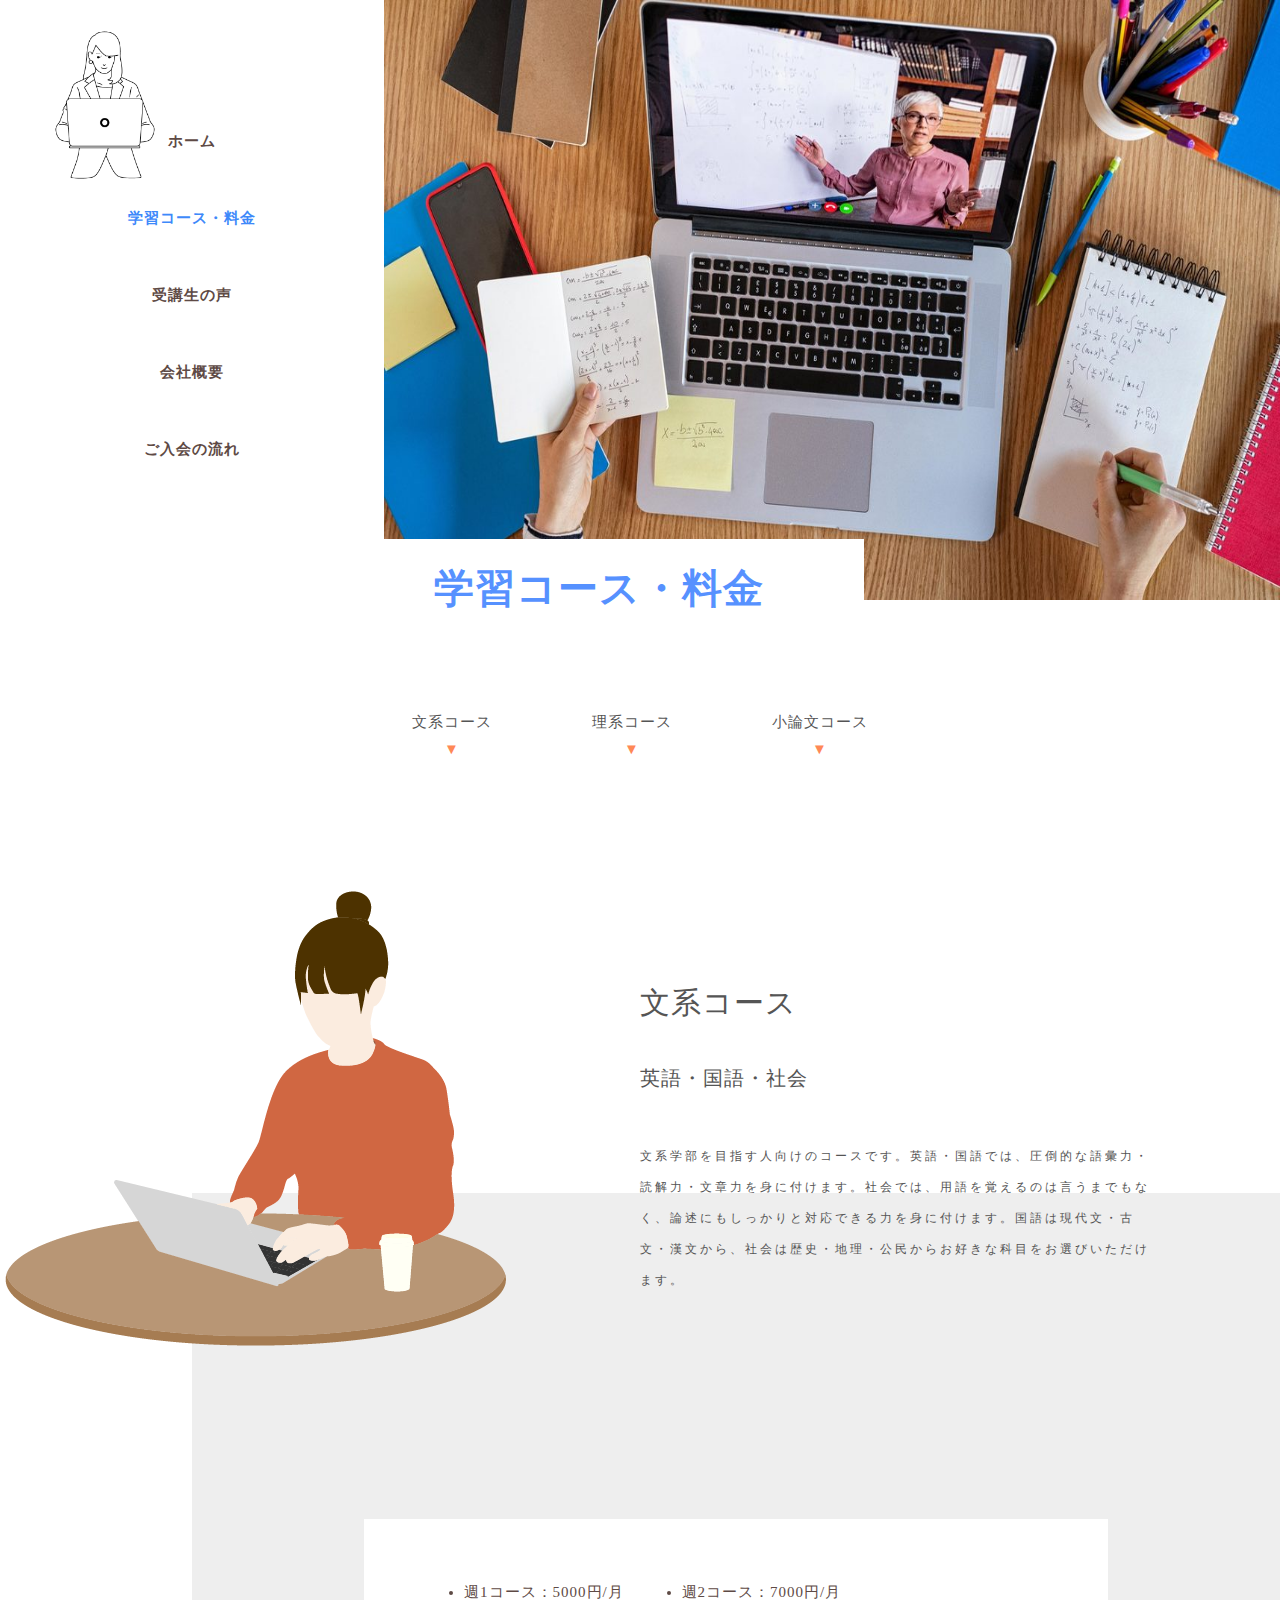
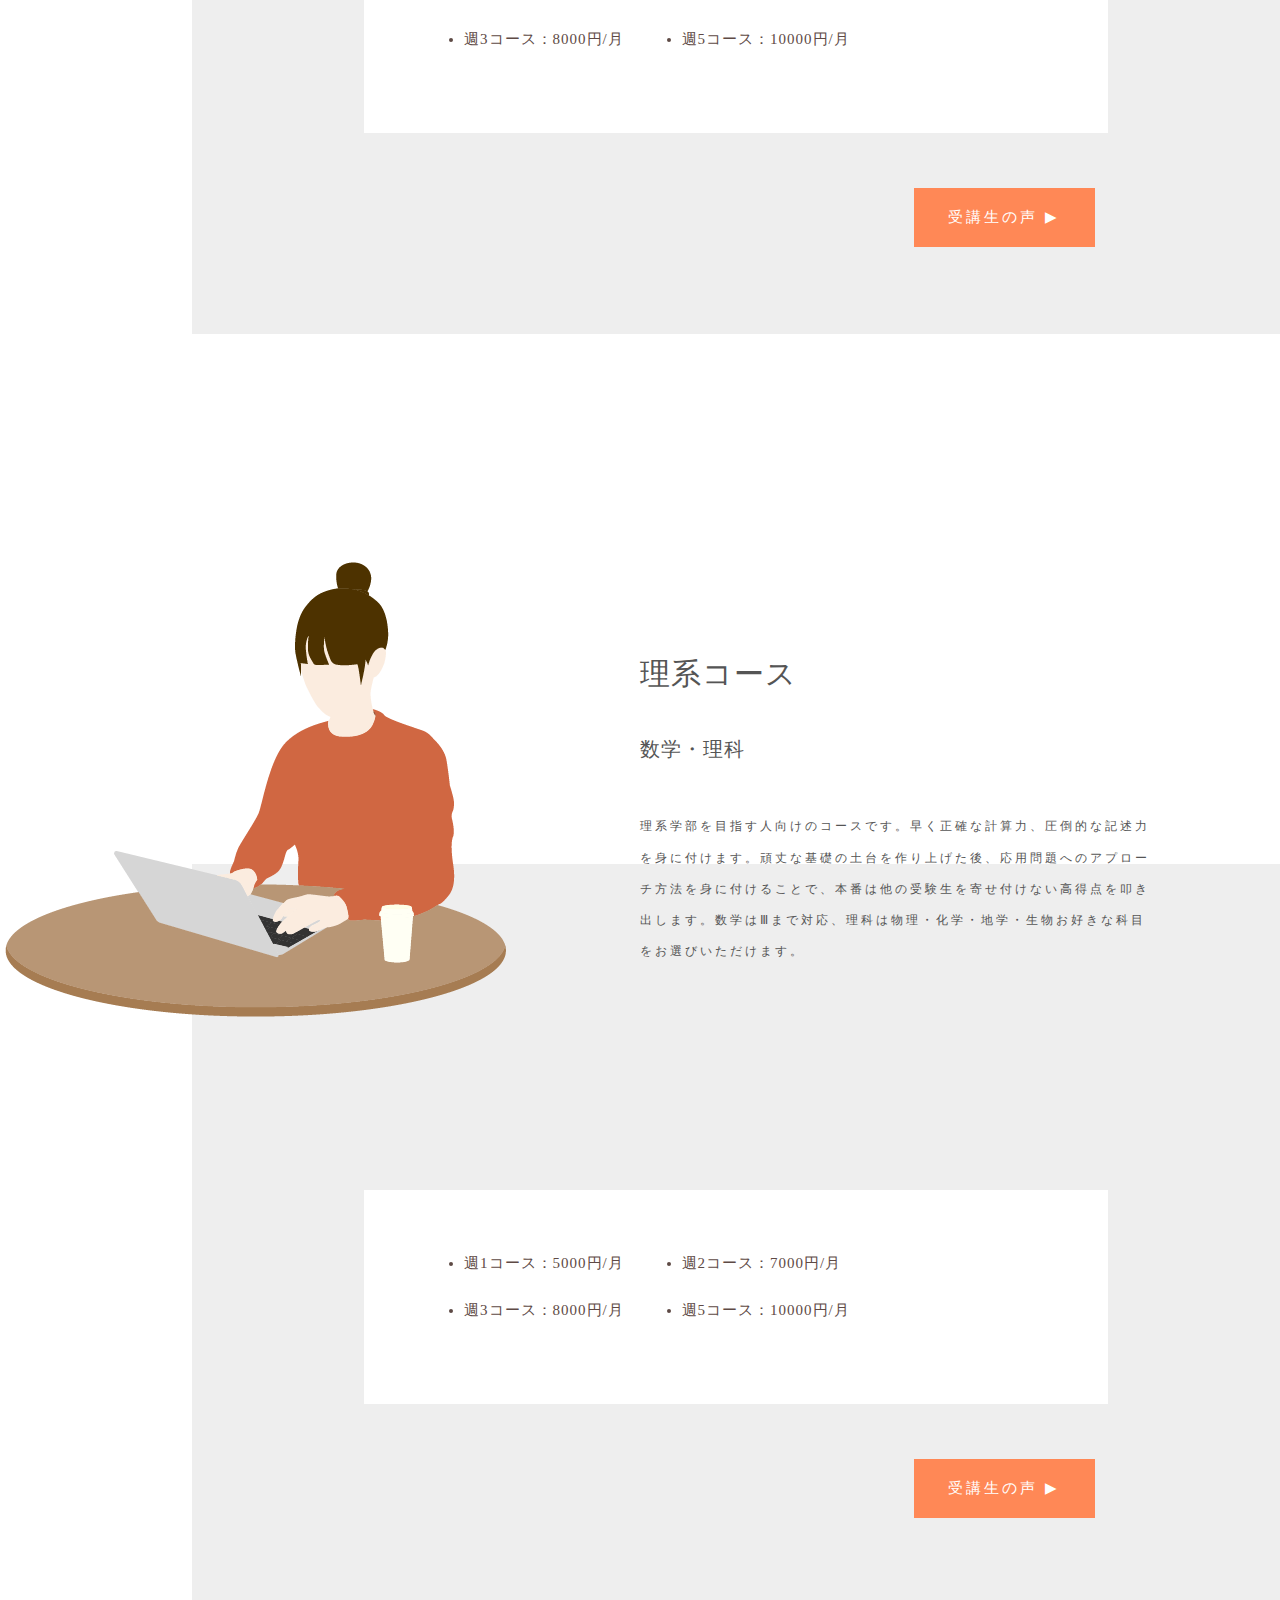
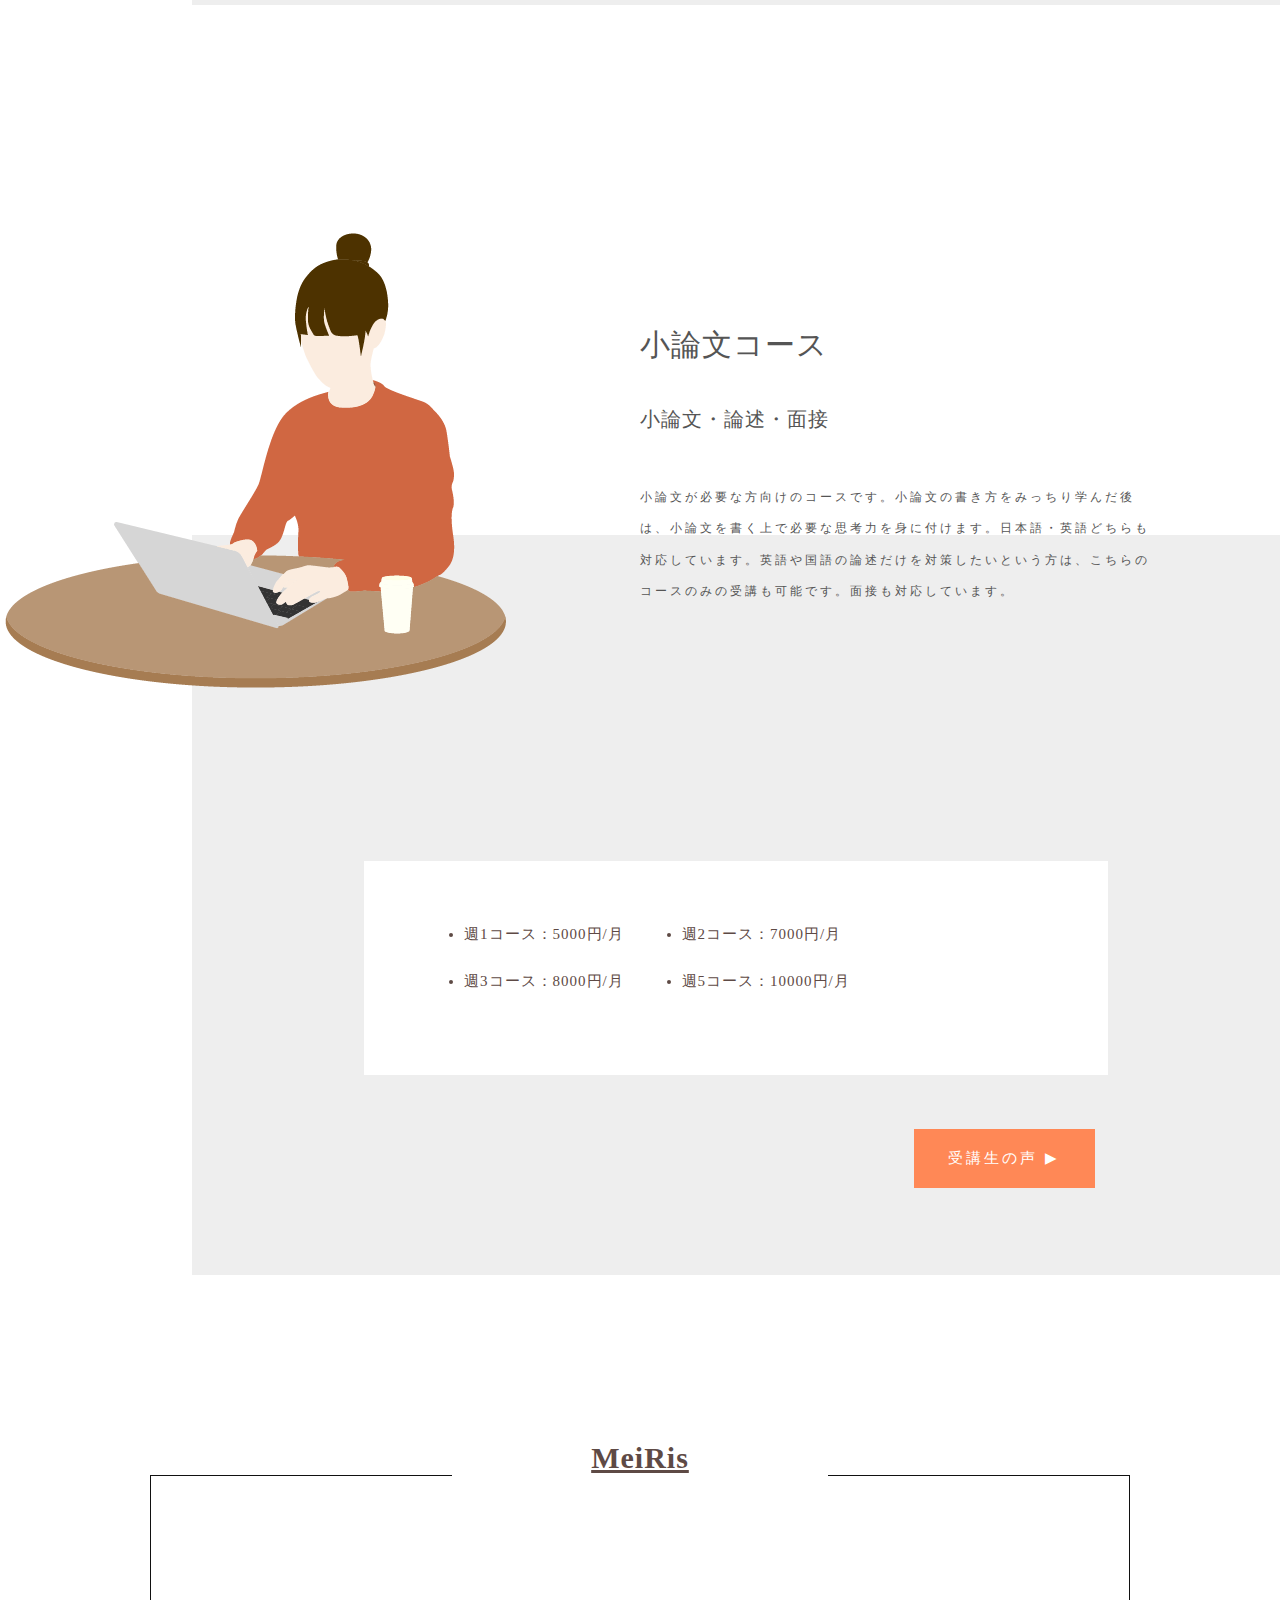
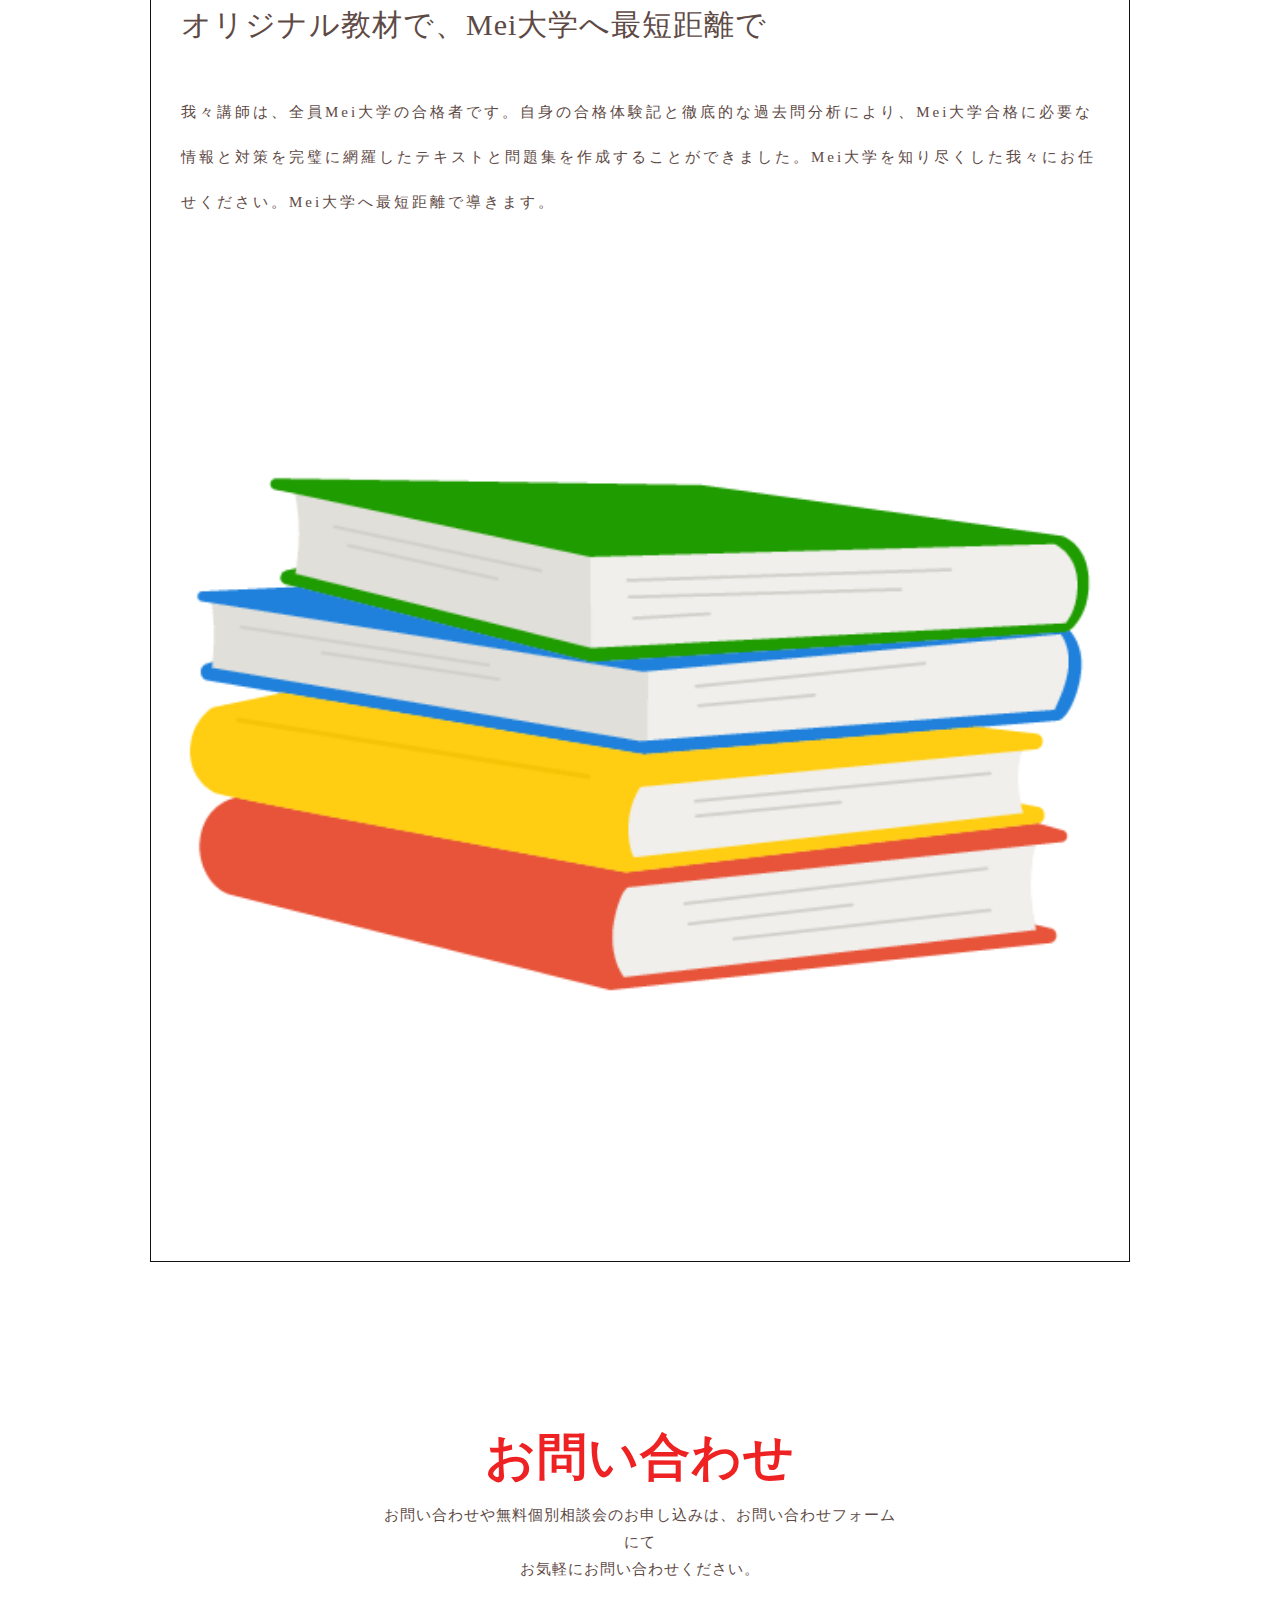
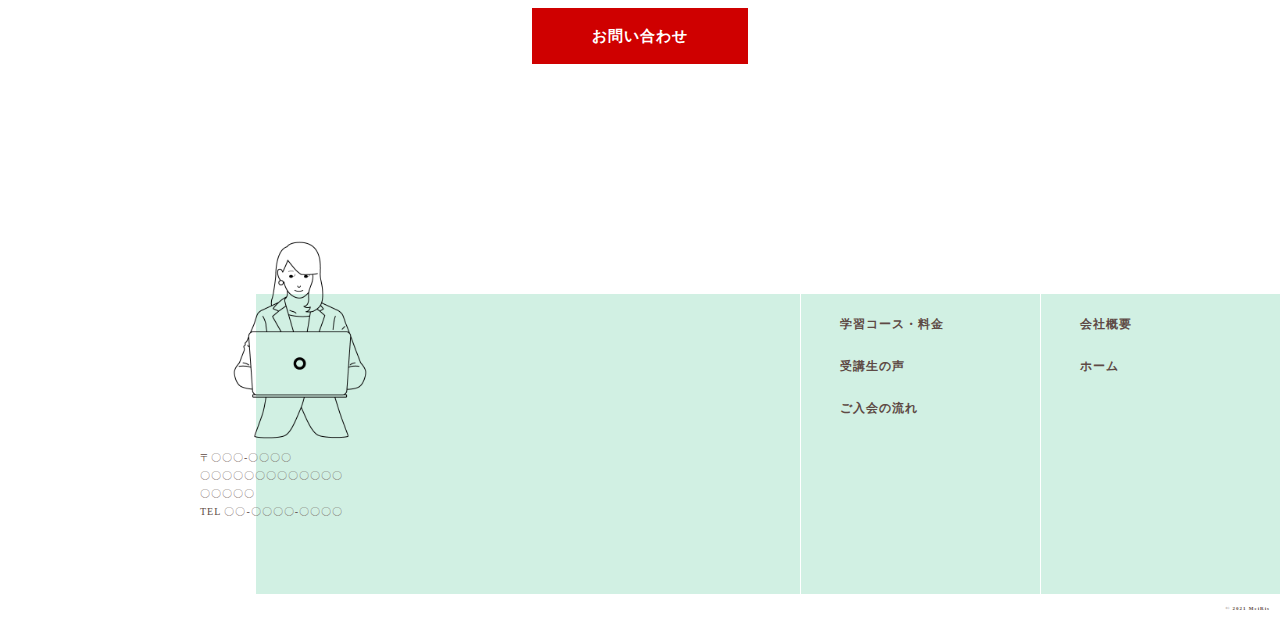
<file: html/study.html>
<!DOCTYPE html>
<html>

<head>
  <meta charset="UTF-8">
  <title>オンライン家庭教師MeiRis</title>
  <meta name="description" content="好きな場所で、好きな時間に。Mei学校合格への道しるべとなります。">
  <meta name="keywords" content="家庭教師,オンライン,Mei大学">
  <meta name="viewport" content="width=device-width, initial-scale=1.0">
  <meta property="og:title" content="オンライン家庭教師MeiRis">
  <meta property="og:type" content="article">
  <meta property="og:url" content="https://withcode-plus.tech">
  <meta property="og:image" content="../img/logo.png">
  <meta property="og:description" content="好きな場所で、好きな時間に。Mei学校合格への道しるべとなります。">
  <meta property="og:site_name" content="オンライン家庭教師">
  <link rel="icon" href="../favicon.ico">
  <link rel="apple-touch-icon" sizes="180×180" href="img/logo.png">
  <link rel="stylesheet" type="text/css" href="../css/reset.css">
  <link rel="stylesheet" type="text/css" href="../css/common1.css">
  <link rel="stylesheet" type="text/css" href="../css/common2.css">
  <link rel="stylesheet" type="text/css" href="../css/study.css">
</head>

<body>
  <header>
    <div class="header_all">
      <div class="header_inner">
        <img src="../img/logo.png" alt="ロゴ画像">
        <nav>
          <ul>
            <li><a href="../index.html">ホーム</a></li>
            <li><a href="study.html" class="color">学習コース・料金</a></li>
            <li><a href="feedback.html">受講生の声</a></li>
            <li><a href="company.html" >会社概要</a></li>
            <li><a href="join.html">ご入会の流れ</a></li>
          </ul>
        </nav>
      </div>
      <div class="top_inner">
        <img src="../img/top.jpg" alt="トップ画像">
          <h1>学習コース・料金</h1>
      </div>
    </div>
  </header>

  <main>
    <section class="study">
      <div class="study_inner">
        <div class="study_top">
          <ul>
            <li><a href="#study_list1">文系コース<br><small>▼</small></a></li>
            <li><a href="#study_list2">理系コース<br><small>▼</small></a></li>
            <li><a href="#study_list3">小論文コース<br><small>▼</small></a></li>
          </ul>
        </div>
          <div class="study_list" id="study_list1">
            <div class="study_item1">
              <img src="../img/service.png" alt="サービス画像">
            </div>
            <div class="study_item2">
              <h1>文系コース</h1>
              <h2>英語・国語・社会</h2>
              <p>
                文系学部を目指す人向けのコースです。英語・国語では、圧倒的な語彙力・読解力・文章力を身に付けます。社会では、用語を覚えるのは言うまでもなく、論述にもしっかりと対応できる力を身に付けます。国語は現代文・古文・漢文から、社会は歴史・地理・公民からお好きな科目をお選びいただけます。
              </p>
            </div>
            <div class="study_bg">
              <div class="study_content">
                <div class="study_element">
                  <ul>
                    <li>週1コース：5000円/月</li>
                    <li>週2コース：7000円/月</li>
                    <li>週3コース：8000円/月</li>
                    <li>週5コース：10000円/月</li>
                  </ul>
                </div>
              </div>
              <p class="btn"><a href="#">受講生の声 ▶︎</a></p>
            </div>
          </div>
          
          <div class="study_list" id="study_list2">
            <div class="study_item1">
              <img src="../img/service.png" alt="サービス画像">
            </div>
            <div class="study_item2">
              <h1>理系コース</h1>
              <h2>数学・理科</h2>
              <p>
                理系学部を目指す人向けのコースです。早く正確な計算力、圧倒的な記述力を身に付けます。頑丈な基礎の土台を作り上げた後、応用問題へのアプローチ方法を身に付けることで、本番は他の受験生を寄せ付けない高得点を叩き出します。数学はⅢまで対応、理科は物理・化学・地学・生物お好きな科目をお選びいただけます。
              </p>
            </div>
            <div class="study_bg">
              <div class="study_content">
                <div class="study_element">
                  <ul>
                    <li>週1コース：5000円/月</li>
                    <li>週2コース：7000円/月</li>
                    <li>週3コース：8000円/月</li>
                    <li>週5コース：10000円/月</li>
                  </ul>
                </div>
              </div>
              <p class="btn"><a href="#">受講生の声 ▶︎</a></p>
            </div>
          </div>
          
          <div class="study_list" id="study_list3">
            <div class="study_item1">
              <img src="../img/service.png" alt="サービス画像">
            </div>
            <div class="study_item2">
              <h1>小論文コース</h1>
              <h2>小論文・論述・面接</h2>
              <p>
                小論文が必要な方向けのコースです。小論文の書き方をみっちり学んだ後は、小論文を書く上で必要な思考力を身に付けます。日本語・英語どちらも対応しています。英語や国語の論述だけを対策したいという方は、こちらのコースのみの受講も可能です。面接も対応しています。
              </p>
            </div>
            <div class="study_bg">
              <div class="study_content">
                <div class="study_element">
                  <ul>
                    <li>週1コース：5000円/月</li>
                    <li>週2コース：7000円/月</li>
                    <li>週3コース：8000円/月</li>
                    <li>週5コース：10000円/月</li>
                  </ul>
                </div>
              </div>
              <p class="btn"><a href="#">受講生の声 ▶︎</a></p>
            </div>
          </div>
      </div>
    </section>

  <section class="letter section">
    <div class="letter_inner">
      <h1><span class="under">MeiRis</span></h1>
      <div class="letter_list">
        <h2>オリジナル教材で、Mei大学へ最短距離で</h2>
        <div class="letter_item">
          <p>
            我々講師は、全員Mei大学の合格者です。自身の合格体験記と徹底的な過去問分析により、Mei大学合格に必要な情報と対策を完璧に網羅したテキストと問題集を作成することができました。Mei大学を知り尽くした我々にお任せください。Mei大学へ最短距離で導きます。
          </p>
          <p><img src="../img/business_letter.png" alt="レター画像"></p>
        </div>
      </div>
    </div>
  </section>

  <section class="contact">
    <div class="contact_inner">
      <h3>お問い合わせ</h3>
      <P>お問い合わせや無料個別相談会のお申し込みは、お問い合わせフォームにて<br>
        お気軽にお問い合わせください。
      </P>
      <p class="btn"><a href="#">お問い合わせ</a></p>
    </div>
  </section>

  </main>

  <footer>
    <div class="footer_inner">
      <img src="../img/logo.png" alt="ロゴ画像">
      <p>
        〒〇〇〇-〇〇〇〇<br>
        〇〇〇〇〇〇〇〇〇〇〇〇〇〇〇〇〇〇<br>
        TEL 〇〇-〇〇〇〇-〇〇〇〇
      </p>
    </div>
    <div class="footer_bg">
      <div class="footer_list">
        <ul>
          <li><a href="company.html">会社概要</a></li>
          <li><a href="../index.html">ホーム</a></li>
        </ul>
        <ul>
          <li><a href="study.html">学習コース・料金</a></li>
          <li><a href="feedback.html">受講生の声</a></li>
          <li><a href="join.html">ご入会の流れ</a></li>
        </ul>
      </div>
    </div>
  </footer>
  <p class="copyright">© 2021 MeiRis</p>


</body>

</html>
</file>
<file: css/common1.css>
body {
  font-size: 15px;
  line-height: 1.8;
  letter-spacing: 1px;
  word-break: break-all;
  color: rgb(94, 74, 69);
}

a {
  text-decoration: none;
  color: rgb(94, 74, 69);
}

li {
  list-style: none;
}
</file>
<file: css/index.css>
@charset "UTF-8";

.header_all {
  width: 100%;
  position: relative;
}
.header_inner img {
  position: absolute;
  width: 150px;
  padding: 30px;
}

.header_inner nav ul {
  position: absolute;
  text-align: center;
  width: 40%;
  padding-top: 10%;
}

.header_inner nav ul li {
  padding-bottom: 50px;
  font-weight: bold;
}
.header_inner nav ul li .color {
  color: #5964f8;
}

.header_inner nav ul a:hover {
  opacity: 0.5;
}
.top_inner {
  width: 60%;
  position: relative;
  float: right;
  text-align: center;
}

.top_inner img {
  width:100%;
  height: auto;
}
.top_title {
  position: relative;
  line-height: 1;
  top: -60px;
}
.top_inner h1 {
  font-size: 100px;
  color: #ff567b;
}

.top_inner h2 {
  font-size: 80px;
}

.top_inner p {
  font-size: 20px;
  color: rgb(228, 159, 114);
  position: relative;
  top: -50px;
}
.section {
  margin: 150px 0;
}

.feedback {
  display: grid;
  position: relative;
  width: 70%;
  margin: 0 auto;
  padding: 50px 0 30px;
}
.feedback h3 {
  text-align: center;
  font-size: 40px;
  color: #2788f7;
  font-weight: bold;
  line-height: 1;
}
.feedback .feedback_list {
  margin: 0 50px;
  text-align: left;
  padding: 30px;
}

.feedback .feedback_list li {
  font-size: 18px;
  line-height: 2;
  color: rgb(100, 73, 66);
}
.feedback .more {
  background: rgb(59, 105, 255);
  text-align: center;
  width: 20%;
  margin: 20px auto;
  border-radius: 5px;
  padding: 10px;
}

.feedback .more a {
  color: #fff;
  font-weight: bold;
}
.feature {
  width: 100%;
  position: relative;
}
.feature_inner {
  width: 50%;
  background-color: #fff;
  border-top:solid 3px #e99de2;
  position: relative;
  float: right;
  z-index: 3;
  margin-top: 25%;
}

.feature_inner h4 {
  font-size: 50px;
  padding: 15% 0 0 15%;
  color: #ff43e0;
}

.feature_inner p {
  width: 50%;
  margin: 0 auto;
  line-height: 2.5;
  padding: 10% 0;
}
.feature_bg {
  background: rgb(250, 211, 241);
  height: 570px;
  width: 60%;
}
.feature_img {
  display: flex;
  justify-content: center;
  align-items: center;
  position: absolute;
  padding-top: 80px;
  z-index: 2;
}

.feature_img img {
  display: block;
  width: 80%;
  margin: auto;
  height: 320px;
}
.service {
  display: inline-block;
  position: relative;
  width: 100%;
}

.service h3 {
  text-align: center;
  font-size: 50px;
  color: #8366ee;
  line-height: 1;
}
.service_bg {
  background-image: url("../img/service_bg.jpg");
  background-size: cover;
  height: 900px;
  margin-top: 5%;
  text-align: center;
}
.service_item {
  width: 25%;
  display: inline-block;
  height: 600px;
  margin-top: 100px;
  margin-bottom: 100px;
  background-color: rgba(211, 244, 247, 0.8);
  padding: 70px 30px 40px;
}

.service_item img {
  width: 250px;
  height: 250px;
  margin: 0 auto;
}

.service_item h4 {
  font-size: 30px;
  padding-top: 20px;
}

.service_item small {
  font-size: 13px;
  color: #348ff7;
  font-weight: bold;
}

.service_item p {
  padding: 10px;
  line-height: 2;
}
.service .btn a {
  background: #a381f3;
  padding: 20px 60px;
  position: relative;
  top: 90px;
  color: #fff;
  font-weight: bold;
}
.company {
  display: inline-block;
  position: relative;
  width: 100%;
}
.company_inner {
  width: 40%;
  position: relative;
  left: 100px;
  top: 280px;
  z-index: 1;
}

.company h3 {
  font-size: 50px;
  color: #9cf000;
}

.company h3 small {
  font-size: 20px;
  color: #555;
  font-weight: bold;
}

.company h4 {
  font-size: 25px;
  padding-top: 40px;
  color: rgb(170, 240, 40);
}

.company p {
  line-height: 2.5;
  padding-top: 50px;
}
.company .btn a {
  text-align: center;
  background: #51e24c;
  padding: 20px 60px;
  position: relative;
  top: 70px;
  color: #fff;
  font-weight: bold;
}
.company img {
  position: relative;
  float: right;
  width: 35%;
  height: auto;
  z-index: 1;
  bottom: 500px;
}
.company_bg {
  width: 80%;
  height: 450px;
  background-color: rgb(250, 237, 200);
  position: absolute;
  bottom: 150px;
  z-index: 0;
}
.contact {
  position: relative;
}
.contact h3 {
  font-size: 50px;
  color: #ee2222;
  text-align: center;
  position: relative;
  bottom: 200px;
}
.contact p {
  width: 40%;
  margin: 0 auto;
  text-align: center;
  position: relative;
  bottom: 180px;
}
.contact .btn a {
  text-align: center;
  position: relative;
  top: 80px;
  background: #cf0000;
  padding: 20px 60px;
  color: #fff;
  font-weight: bold;
}
footer {
  display: inline-block;
  position: relative;
  width: 100%;
}
.footer_inner {
  display: inline-block;
  position: relative;
  margin-left: 200px;
  z-index: 1;
  top: 230px;
}

.footer_inner img {
  width: 200px;
}

.footer_inner p {
  width: 150px;
  font-size: 10px;
}
.footer_bg {
  width: 80%;
  float: right;
  height: 300px;
  background-color: rgb(209, 240, 227);
  position: relative;
  z-index: 0;
}
.footer_list ul {
  float: right;
  z-index: 1;
}

.footer_list ul::after {
  content: "";
  position: absolute;
  height: 300px;
  border-left: 1px solid rgb(255, 255, 255);
  color: rgb(255, 255, 255);
  top: 0;
}

.footer_list ul li {
  width: 200px;
  padding: 20px 0 0 40px;
  font-weight: bold;
  font-size: 12px;
}
.copyright {
  float: right;
  font-size: 5px;
  font-weight: bold;
  padding: 10px;
}
</file>
<file: css/common2.css>
.contact {
  position: relative;
}
.contact h3 {
  font-size: 50px;
  color: #ee2222;
  text-align: center;
  position: relative;
}
.contact p {
  width: 40%;
  margin: 0 auto;
  text-align: center;
  position: relative;
}
.contact .btn a {
  text-align: center;
  position: relative;
  top: 40px;
  background: #cf0000;
  padding: 20px 60px;
  color: #fff;
  font-weight: bold;
}
footer {
  display: inline-block;
  position: relative;
  width: 100%;
}
.footer_inner {
  display: inline-block;
  position: relative;
  margin-left: 200px;
  z-index: 1;
  top: 230px;
}

.footer_inner img {
  width: 200px;
}

.footer_inner p {
  width: 150px;
  font-size: 10px;
}
.footer_bg {
  width: 80%;
  float: right;
  height: 300px;
  background-color: rgb(209, 240, 227);
  position: relative;
  z-index: 0;
}
.footer_list ul {
  float: right;
  z-index: 1;
}

.footer_list ul::after {
  content: "";
  position: absolute;
  height: 300px;
  border-left: 1px solid rgb(255, 255, 255);
  color: rgb(255, 255, 255);
  top: 0;
}

.footer_list ul li {
  width: 200px;
  padding: 20px 0 0 40px;
  font-weight: bold;
  font-size: 12px;
}
.copyright {
  float: right;
  font-size: 5px;
  font-weight: bold;
  padding: 10px;
}
.header_all {
  width: 100%;
  position: relative;
}
.header_inner img {
  position: absolute;
  width: 150px;
  padding: 30px;
}

.header_inner nav ul {
  position: absolute;
  text-align: center;
  width: 30%;
  padding-top: 10%;
}

.header_inner nav ul li {
  padding-bottom: 50px;
  font-weight: bold;
}
.header_inner nav ul li .color {
  color: #3e89fa;
}

.header_inner nav ul a:hover {
  opacity: 0.5;
}
.top_inner {
  width: 70%;
  position: relative;
  float: right;
}

.top_inner img {
  width: 100%;
  height: 600px;
}

.top_inner h1 {
  position: absolute;
  font-size: 40px;
  color: #5691ff;
  bottom: 0;
  background: #fff;
  padding: 30px 100px 0 50px;
  line-height: 1;
}
</file>
<file: css/company.css>
.company {
  width: 100%;
  display: inline-block;
}
.company_inner {
  margin-top: 150px;
}
.company_list {
  width: 80%;
  margin: 0 auto 150px;
}

.company_list li {
  display: flex;
  margin-bottom: 30px;
}

.company_list li span {
  width: 20%;
  margin-right: 3%;
  padding: 0 0 30px 20px;
  border-bottom: 1px solid #444;
  font-size: 18px;
}

.company_list li p {
  width: 80%;
  padding: 0 0 30px 20px;
  border-bottom: 1px solid #ccc;
}

.company_list li p a {
  color: #39f749;
}
</file>
<file: css/feedback.css>
.feedback_top {
  width: 100%;
  display: flex;
  justify-content: center;
  align-items: center;
}

.feedback_top ul {
  display: inline-flex;
  padding: 50px 0;
}

.feedback_top li {
  text-align: center;
  padding: 50px;
}

.feedback_top li a {
  color: #555;
}

.feedback_top li a:hover {
  opacity: 0.5;
}

.feedback_top li small {
  color: #ff8856;
}
#feedback_list1,
#feedback_list2,
#feedback_list3 {
  display: inline-block;
}
.feedback_list {
  width: 100%;
}

.feedback_list h1 {
  font-size: 30px;
  font-weight: normal;
  color: #555;
  line-height: 0.8;
  padding-bottom: 7%;
}

.feedback_list h1 small {
  font-size: 12px;
  color: #ff8856;
}

.feedback_list h2 {
  font-size: 20px;
  color: #555;
  font-weight: normal;
  padding-bottom: 7%;
}

.feedback_list p {
  width: 80%;
  font-size: 12px;
  color: #555;
  letter-spacing: 3px;
  line-height: 2.6;
}
.feedback_item1 {
  width: 40%;
  display: inline-block;
  position: relative;
  z-index: 2;
  overflow: hidden;
}

.feedback_item2 {
  width: 50%;
  float: right;
  margin-top: 10%;
  position: relative;
  z-index: 2;
}

.feedback_bg {
  background: #eee;
  width: 85%;
  height: auto;
  float: right;
  position: relative;
  bottom: 200px;
  z-index: 0;
}
.feedback_element {
  padding: 30% 0 5%;
}
.feedback_element p {
  font-size: 150px;
  color: #fff;
  white-space: nowrap;
  overflow: hidden;
  float: right;
}
.feedback2 {
  display: inline-block;
}

.feedback2 h1 {
  font-size: 40px;
  text-align: center;
  line-height: 1;
  margin-bottom: 10%;
}

.feedback2 h1 span {
  color: #ff8856;
}
.member {
  display: flex;
  width: 100%;
}

.member li {
  display: inline-flex;
  align-items: flex-end;
  width: 25%;
  height: 540px;
}
.member .member1 {
  background: url(../img/member.png) center center no-repeat;
  background-size: cover;
}
.member_info {
  position: relative;
  width: 100%;
  padding: 35px 45px;
  background-color: rgba(17, 17, 17, 0.6);
  color: #fff;
  overflow: hidden;
}
.member_name p {
  font-size: 25px;
  line-height: 1;
  font-weight: normal;
}
.member_department {
  padding-top: 8px;
}
.intern_intro {
  width: 90%;
  display: flex;
  align-items: center;
  position: relative;
  margin-bottom: 80px;
  padding: 150px 0;
  margin: 0 auto;
}
.intro_txt {
  width: 45%;
  padding: 0 100px 50px 100px;
}

.intro_txt h2 {
  font-size: 30px;
  line-height: 1;
  color: #555;
  margin-bottom: 40px;
}
.intro_descript {
  font-size: 13px;
  letter-spacing: 5px;
  line-height: 2.5;
  color: #555;
}
.discussion_talk {
  margin-bottom: 150px;
  padding: 100px 100px 150px;
  background-color: #eee;
}
.question_ttl {
  font-size: 25px;
  line-height: 1.5;
  padding-bottom: 10px;
}

.question_ttl p span {
  font-weight: bold;
  font-size: 40px;
  padding-right: 20px;
 color: #ff8856;
}
.question_list {
  padding: 100px;
  background-color: #fff;
}

.question_list li {
  display: flex;
  margin-bottom: 50px;
}
.question_member {
  margin-right: 60px;
}

.question_member img {
  width: 120px;
  height: 120px;
  border-radius: 100px;
}

.question_member p {
  margin-top: 8px;
  text-align: center;
}
.question_txt {
  width: 80%;
  padding-top: 10px;
  line-height: 2.5;
}
</file>
<file: css/join.css>
.join {
  width: 100%;
  margin-top: 150px;
  display: inline-block;
}
.join_inner {
  margin-top: 150px;
}
.join_main {
  width: 80%;
  margin: 0 auto 150px;
}
.join_list li {
  margin: 0 auto 150px;
  display: flex;
  border-bottom: 1px solid #ddd;
  text-align: center;

}
.join_date {
  width: 300px;
  margin-right: 60px;
  text-align: center;
}
.join_ttl {
  width: 700px;
  text-align: center;
}
</file>
<file: css/study.css>
.study_top {
  width: 100%;
  display: flex;
  justify-content: center;
  align-items: center;
}

.study_top ul {
  display: inline-flex;
  padding: 50px 0;
}

.study_top li {
  text-align: center;
  padding: 50px;
}

.study_top li a {
  color: #555;
}

.study_top li a:hover {
  opacity: 0.5;
}

.study_top li small {
  color: #ff8856;
}
#study_list1,
#study_list2,
#study_list3 {
  display: inline-block;
}
.study_list {
  width: 100%;
}

.study_list h1 {
  font-size: 30px;
  font-weight: normal;
  color: #555;
  line-height: 0.8;
  padding-bottom: 7%;
}

.study_list h1 small {
  font-size: 12px;
  color: #ff8856;
}

.study_list h2 {
  font-size: 20px;
  color: #555;
  font-weight: normal;
  padding-bottom: 7%;
}

.study_list p {
  width: 80%;
  font-size: 12px;
  color: #555;
  letter-spacing: 3px;
  line-height: 2.6;
}
.study_item1 {
  width: 40%;
  display: inline-block;
  position: relative;
  z-index: 2;
  overflow: hidden;
}

.study_item2 {
  width: 50%;
  float: right;
  margin-top: 10%;
  position: relative;
  z-index: 2;
}

.study_bg {
  background: #eee;
  width: 85%;
  height: auto;
  float: right;
  position: relative;
  bottom: 200px;
  z-index: 0;
}
.study_element {
  padding: 30% 0 5%;
}

.study_element ul {
  background: #fff;
  width: 50%;
  display: flex;
  flex-wrap: wrap;
  padding: 60px 100px;
  margin: auto;
}

.study_element ul li {
  list-style: disc;
  width: 40%;
  margin-bottom: 20px;
}

.study_element ul li:last-child {
  margin-bottom: 0;
}
.study_bg .btn {
  float: right;
  width: 13%;
  text-align: center;
  background: #ff8856;
  padding: 10px 20px;
  margin: 0 17% 8% 0;
}

.study_bg .btn a {
  color: #fff;
  font-size: 15px;
}
.section {
  margin: 100px 0;
}
.letter {
  width: 980px;
  margin: 0 auto 150px;
  padding: 0 20px;
}
.letter_inner {
  border: 1px solid #111;
  padding: 30px 30px 0px;
}

.letter_inner h1 {
  background-color: #fff;
  text-align: center;
  font-size: 30px;
  position: relative;
  bottom: 75px;
  width: 30%;
  margin: 0 auto 50px;
  padding: 0 50px;

}
.under{
  text-decoration: underline;
}
.letter_list h2 {
  font-size: 30px;
  line-height: 1;
  margin-bottom: 50px;
  font-weight: normal;
}

.letter_item p {
  letter-spacing: 3px;
  line-height: 3;
  margin-bottom: 50px;
}

.letter_item p img {
  width: 100%;
  height: auto;
}
</file>
